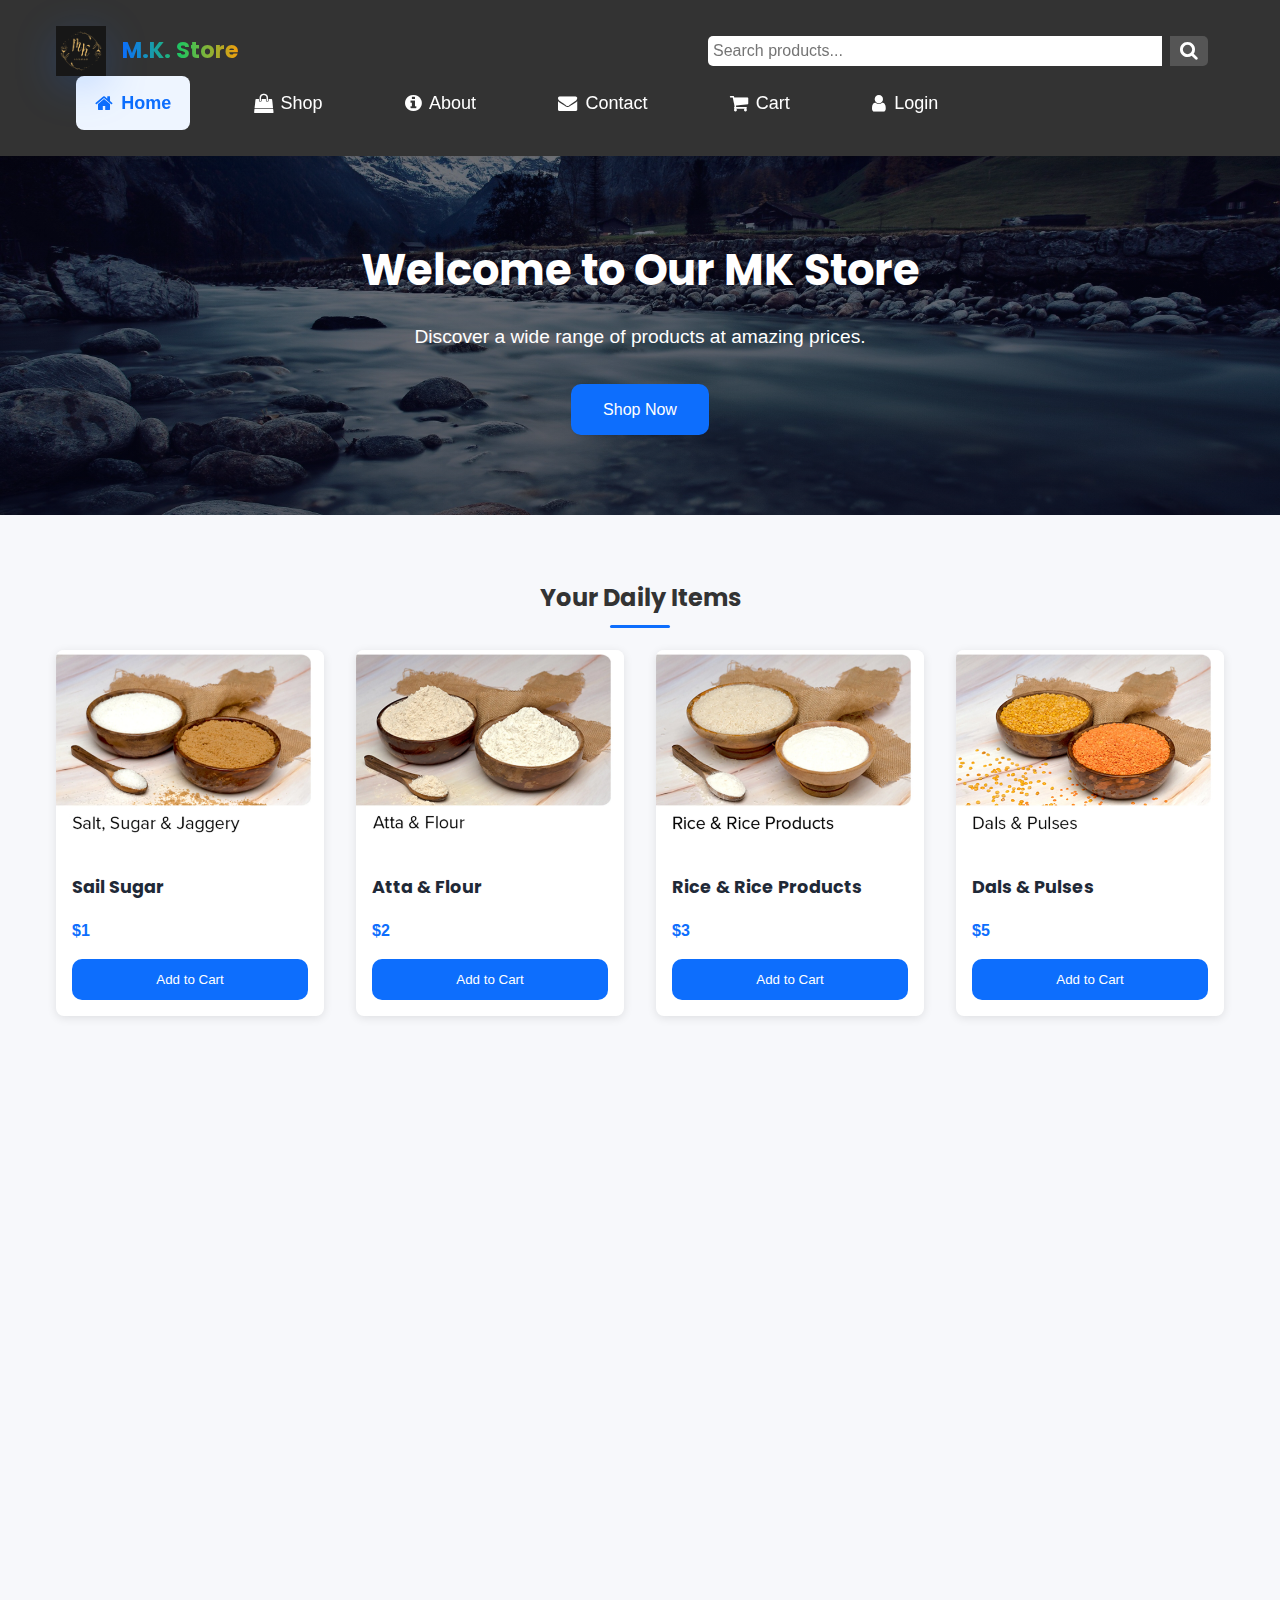
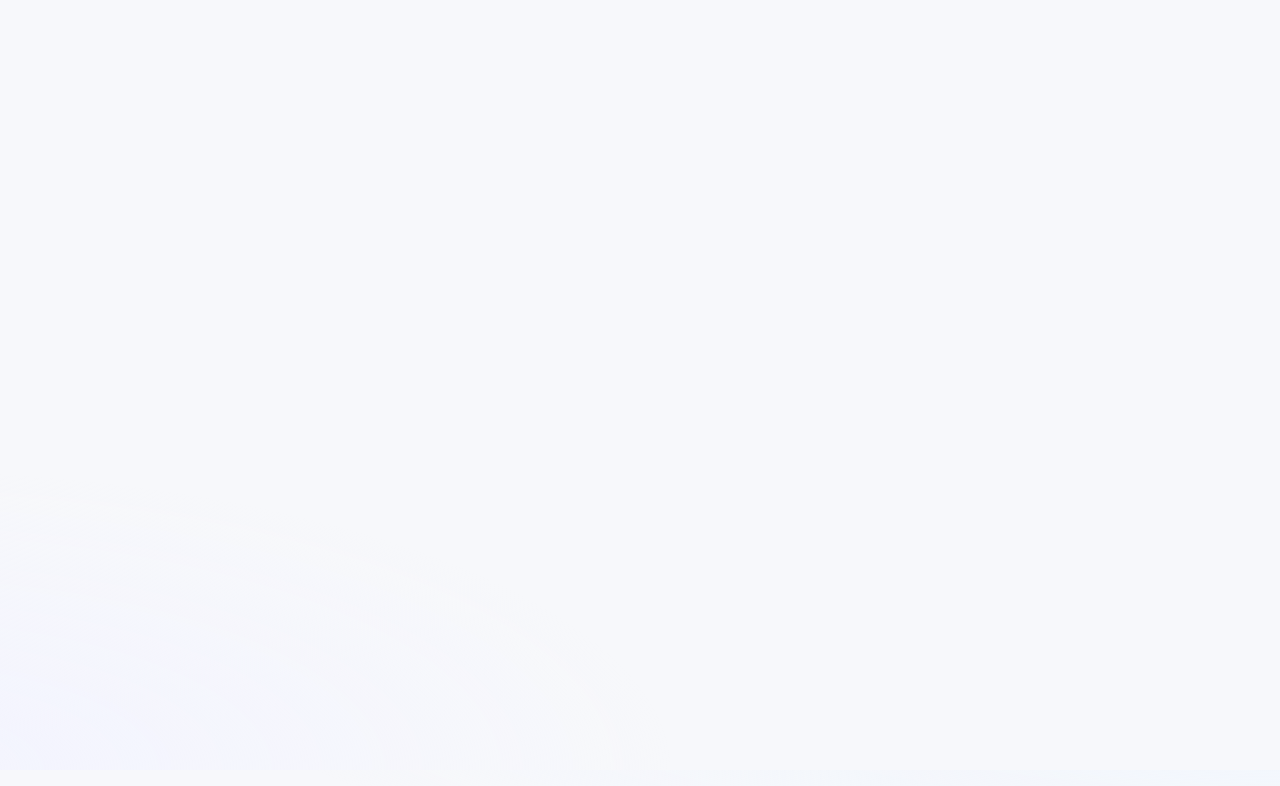
<file: index.html>
<!DOCTYPE html>
<html lang="en">
<head>
    <title>M.K. Store — Daily Essentials & Groceries</title>
    <meta charset="UTF-8" />
    <meta name="viewport" content="width=device-width, initial-scale=1">
    <meta name="description" content="Shop daily essentials, groceries, snacks, and more at M.K. Store. Quality products at great prices with a smooth shopping experience.">
    <link rel="preconnect" href="https://fonts.googleapis.com">
    <link rel="preconnect" href="https://fonts.gstatic.com" crossorigin>
    <link href="https://fonts.googleapis.com/css2?family=Inter:wght@400;500;600;700&family=Poppins:wght@400;600;700&display=swap" rel="stylesheet">
    <link rel="stylesheet" href="https://cdnjs.cloudflare.com/ajax/libs/font-awesome/4.7.0/css/font-awesome.min.css">
    <link rel="stylesheet" href="css/style.css">
    <link rel="stylesheet" href="css/cart.css">
    <link rel="stylesheet" href="css/login.css">
    <link rel="stylesheet" href="css/shop.css">
    <link rel="stylesheet" href="css/checkout.css">
</head>
<body>
    <header>
        <nav>
            <div class="logo">
                <img src="assests/M.K Store logo.png" alt="M.K. Store Logo">
                <h1>M.K. Store</h1>
            </div>
            <div class="search-bar">
                <input type="text" id="search-input" placeholder="Search products...">
                <button id="search-button"><i class="fa fa-search"></i></button>
            </div>
            <div class="menu-toggle">
                <i class="fa fa-bars"></i>
            </div>
            <ul class="nav-links">
                <li><a href="index.html" class="active"><i class="fa fa-home"></i> Home</a></li>
                <li><a href="shop.html"><i class="fa fa-shopping-bag"></i> Shop</a></li>
                <li><a href="about.html"><i class="fa fa-info-circle"></i> About</a></li>
                <li><a href="contact.html"><i class="fa fa-envelope"></i> Contact</a></li>
                <li><a href="cart.html"><i class="fa fa-shopping-cart"></i> Cart <span class="cart-count">0</span></a></li>
                <li><a href="login.html"><i class="fa fa-user"></i> Login</a></li>
            </ul>
        </nav>
    </header>

    <main>
        <section class="hero-1" data-animate="fade-up">
            <div class="hero-content">
                <h2>Welcome to Our MK Store</h2>
                <p>Discover a wide range of products at amazing prices.</p>
                <a href="shop.html" class="btn">Shop Now</a>
            </div>
        </section>

        <section class="featured-products" data-animate="fade-up">
            <h2>Your Daily Items</h2>
            <div class="product-grid">
                <!-- Product 1 -->
                <div class="product" data-animate="zoom-in">
                    <img src="assests/sail,suger&jaggery.webp" alt="Sail Sugar">
                    <h3>Sail Sugar</h3>
                    <span class="price">$1</span>
                    <button class="add-to-cart" 
                        data-product='{"name": "Sail Sugar", "price": 1, "image": "assests/sail,suger&jaggery.webp"}'>
                        Add to Cart
                    </button>
                </div>
                <!-- Product 2 -->
                <div class="product" data-animate="zoom-in">
                    <img src="assests/atta.webp" alt="Atta & Flour">
                    <h3>Atta & Flour</h3>
                    <span class="price">$2</span>
                    <button class="add-to-cart" 
                        data-product='{"name": "Atta & Flour", "price": 2, "image": "assests/atta.webp"}'>
                        Add to Cart
                    </button>
                </div>
                <!-- Product 3 -->
                <div class="product" data-animate="zoom-in">
                    <img src="assests/rice & rice product.webp" alt="Rice & Rice Products">
                    <h3>Rice & Rice Products</h3>
                    <span class="price">$3</span>
                    <button class="add-to-cart" 
                        data-product='{"name": "Rice & Rice Products", "price": 3, "image": "assests/rice & rice product.webp"}'>
                        Add to Cart
                    </button>
                </div>
                <!-- Product 4 -->
                <div class="product" data-animate="zoom-in">
                    <img src="assests/Dals & Pulses.webp" alt="Dals & Pulses">
                    <h3>Dals & Pulses</h3>
                    <span class="price">$5</span>
                    <button class="add-to-cart" 
                        data-product='{"name": "Dals & Pulses", "price": 5, "image": "assests/Dals & Pulses.webp"}'>
                        Add to Cart
                    </button>
                </div>
            </div>
        </section>

        <section class="featured-products" data-animate="fade-up">
            <h2>Snacks Store</h2>
            <div class="product-grid">
                <!-- Product 1 -->
                <div class="product" data-animate="zoom-in">
                    <img src="assests/Morning Starters.webp" alt="Morning Starters">
                    <h3>Morning Starters</h3>
                    <span class="price">$1</span>
                    <button class="add-to-cart" 
                        data-product='{"name": "Morning Starters", "price": 1, "image": "assests/Morning Starters.webp"}'>
                        Add to Cart
                    </button>
                </div>
                <!-- Product 2 -->
                <div class="product" data-animate="zoom-in">
                    <img src="assests/Chai Snacks.webp" alt="Chai Snacks">
                    <h3>Chai Snacks</h3>
                    <span class="price">$2</span>
                    <button class="add-to-cart" 
                        data-product='{"name": "Chai Snacks", "price": 2, "image": "assests/Chai Snacks.webp"}'>
                        Add to Cart
                    </button>
                </div>
                <!-- Product 3 -->
                <div class="product" data-animate="zoom-in">
                    <img src="assests/Sweets.webp" alt="Sweets">
                    <h3>Sweets</h3>
                    <span class="price">$3</span>
                    <button class="add-to-cart" 
                        data-product='{"name": "Sweets", "price": 3, "image": "assests/Sweets.webp"}'>
                        Add to Cart
                    </button>
                </div>
                <!-- Product 4 -->
                <div class="product" data-animate="zoom-in">
                    <img src="assests/Pasta & More.webp" alt="Pasta & More">
                    <h3>Pasta & More</h3>
                    <span class="price">$4</span>
                    <button class="add-to-cart" 
                        data-product='{"name": "Pasta & More", "price": 4, "image": "assests/Pasta & More.webp"}'>
                        Add to Cart
                    </button>
                </div>
            </div>
        </section>


        <section class="hero-child" data-animate="fade-up">
            <div class="hero-content">
                <h2>Special Offers</h2>
                <p>Check out our latest deals and discounts.</p>
                <a href="shop.html" class="btn">View Offers</a>
            </div>
        </section>
    </main>

    <footer data-animate="fade-up">
        <div class="footer-content">
            <div class="footer-section">
                <h3>About Us</h3>
                <p>M.K. Store is your one-stop shop for all your daily needs. We provide quality products at affordable prices.</p>
                <a href="about.html">Learn More</a>
            </div>
            <div class="footer-section">
                <h3>Quick Links</h3>
                <ul>
                    <li><a href="index.html">Home</a></li>
                    <li><a href="shop.html">Shop</a></li>
                    <li><a href="about.html">About</a></li>
                    <li><a href="contact.html">Contact</a></li>
                </ul>
            </div>
            <div class="footer-section">
                <h3>Contact Us</h3>
                <p>Email: info@mkstore.com</p>
                <p>Phone: +1 234 567 890</p>
                <p>Address: 123 Store Street, City, Country</p>
                <div class="socials">
                    <a href="#" aria-label="Instagram"><i class="fa fa-instagram"></i></a>
                    <a href="#" aria-label="Facebook"><i class="fa fa-facebook"></i></a>
                    <a href="#" aria-label="Twitter"><i class="fa fa-twitter"></i></a>
                </div>
            </div>
        </div>
        <div class="footer-bottom">
            <p>&copy; 2024 M.K. Store. All rights reserved.</p>
            <p>Built with love by Karan Kumawat</p>
        </div>
    </footer>

    <script src="js/script.js"></script>
    
</body>
</html>
</file>
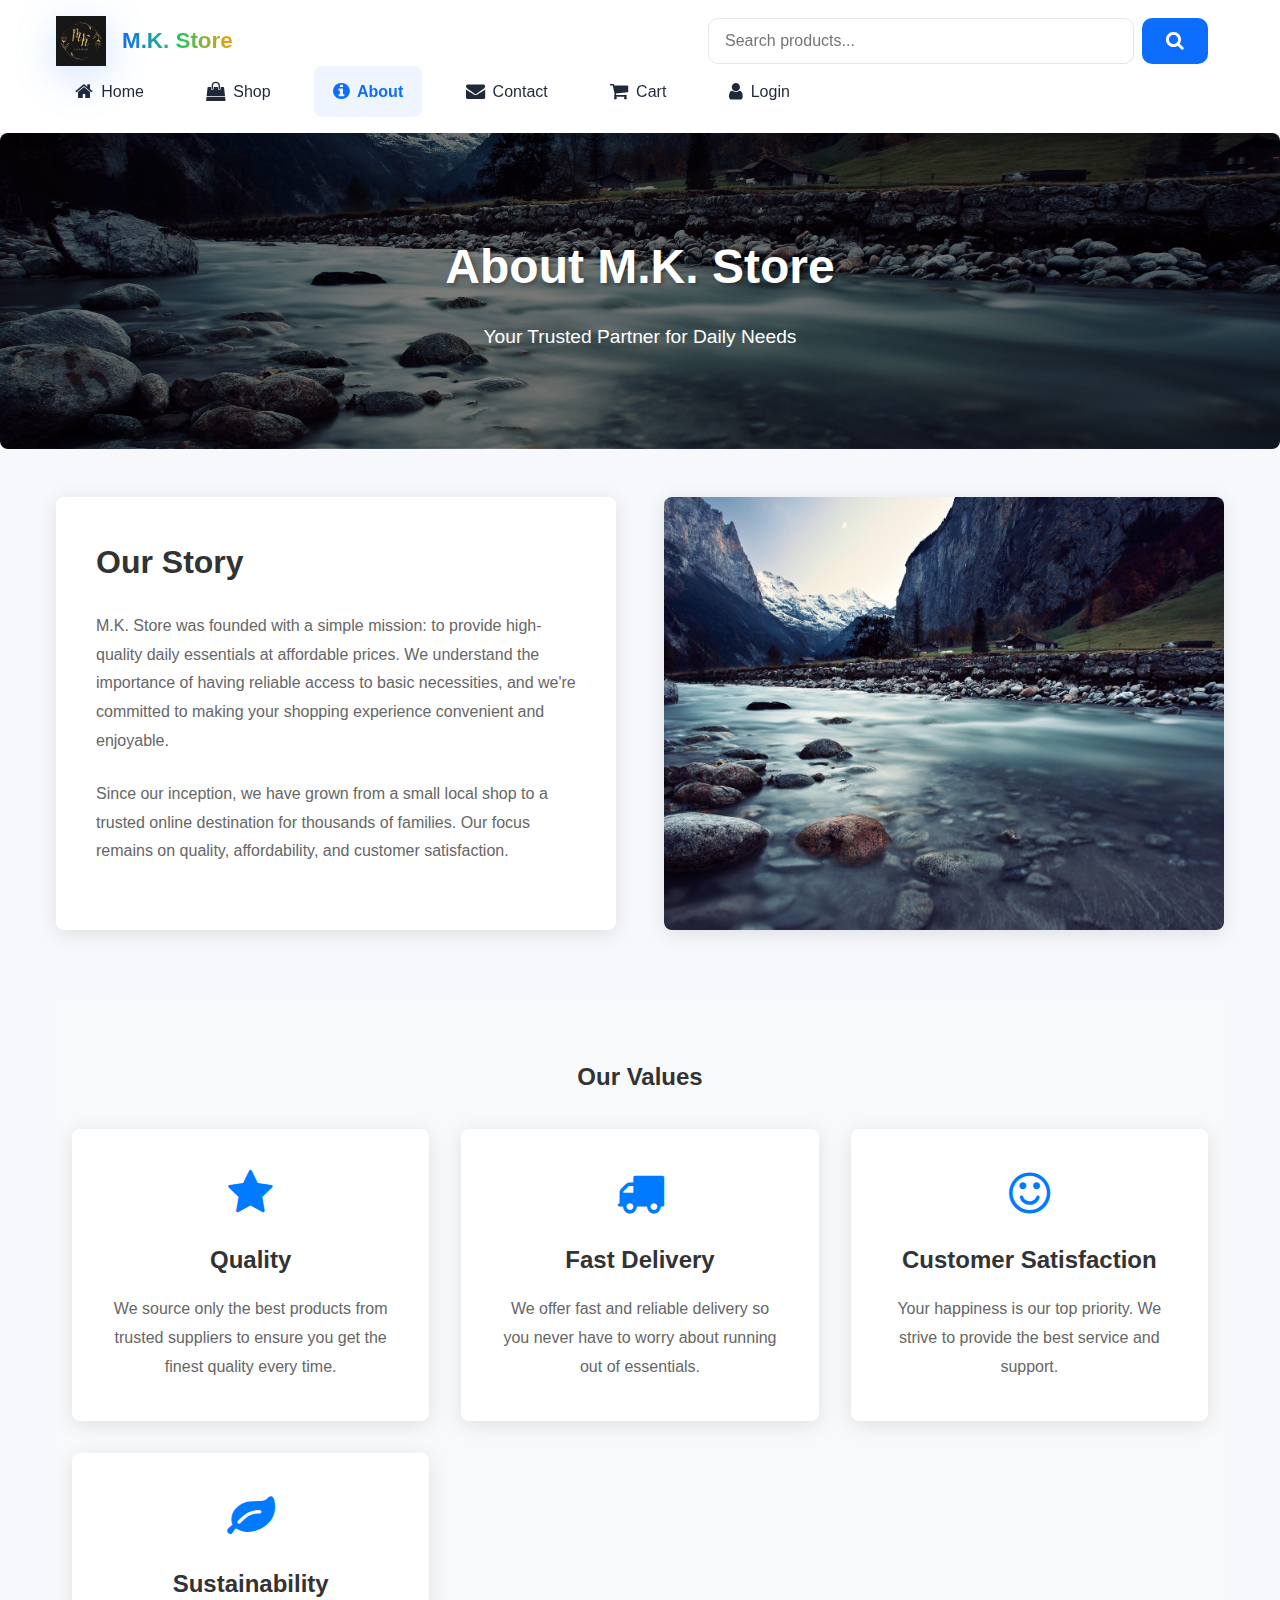
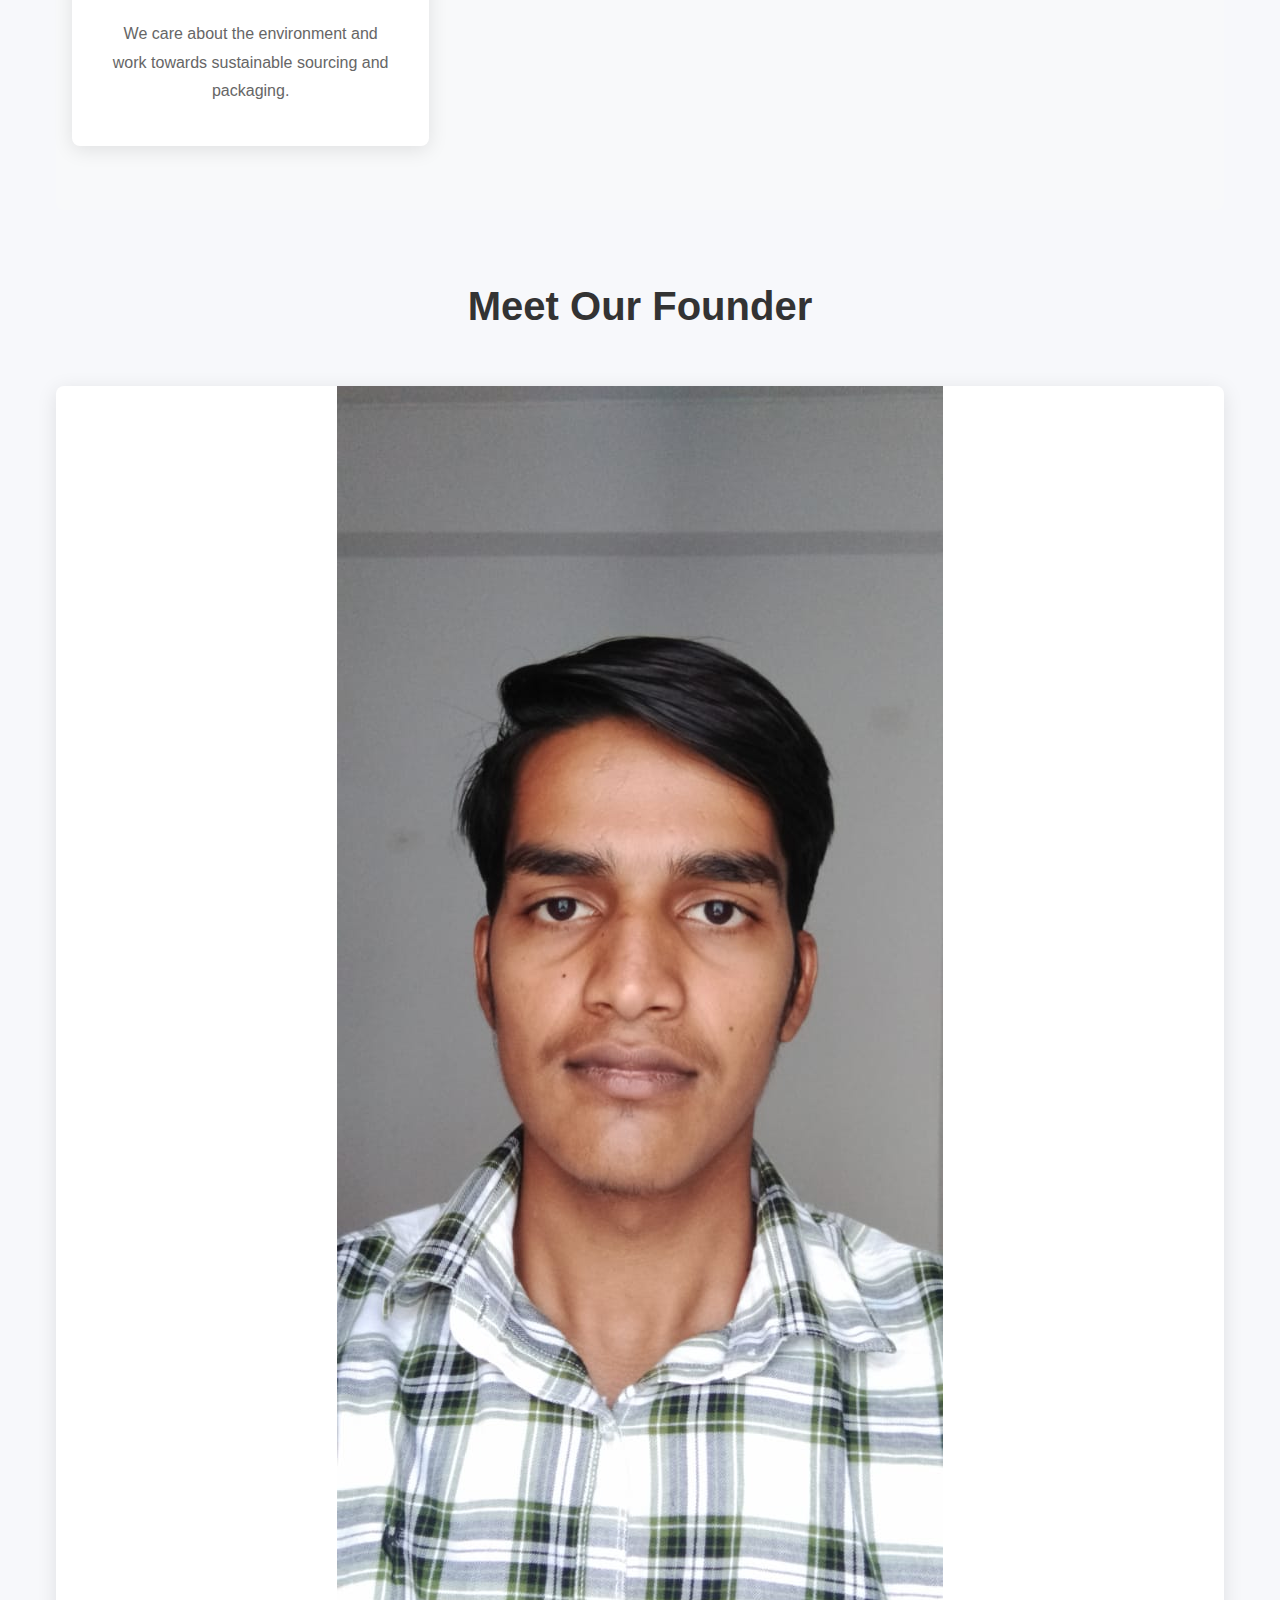
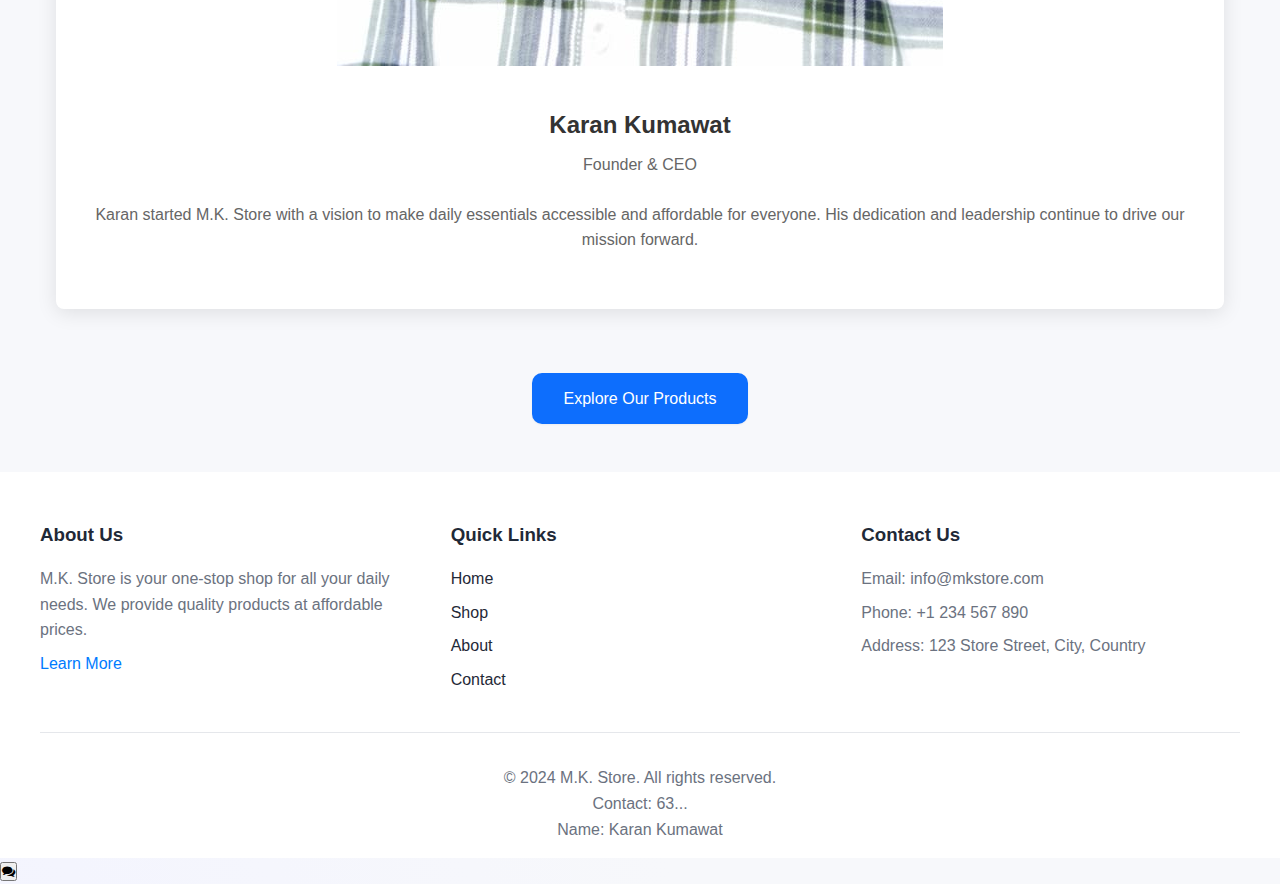
<file: about.html>
<!DOCTYPE html>
<html lang="en">
<head>
    <title>About Us - M.K. Store</title>
    <meta charset="UTF-8" />
    <meta name="viewport" content="width=device-width, initial-scale=1">
    <link rel="stylesheet" href="https://cdnjs.cloudflare.com/ajax/libs/font-awesome/4.7.0/css/font-awesome.min.css">
    <link rel="stylesheet" href="css/style.css">
    <link rel="stylesheet" href="css/about.css">
</head>
<body>
    <header>
        <nav>
            <div class="logo">
                <img src="assests/M.K Store logo.png" alt="M.K. Store Logo">
                <h1>M.K. Store</h1>
            </div>
            <div class="search-bar">
                <input type="text" id="search-input" placeholder="Search products...">
                <button id="search-button"><i class="fa fa-search"></i></button>
            </div>
            <div class="menu-toggle">
                <i class="fa fa-bars"></i>
            </div>
            <ul class="nav-links">
                <li><a href="index.html"><i class="fa fa-home"></i> Home</a></li>
                <li><a href="shop.html"><i class="fa fa-shopping-bag"></i> Shop</a></li>
                <li><a href="about.html" class="active"><i class="fa fa-info-circle"></i> About</a></li>
                <li><a href="contact.html"><i class="fa fa-envelope"></i> Contact</a></li>
                <li><a href="cart.html"><i class="fa fa-shopping-cart"></i> Cart <span class="cart-count"></span></a></li>
                <li><a href="login.html"><i class="fa fa-user"></i> Login</a></li>
            </ul>
        </nav>
    </header>

    <main>
        <section class="about-hero">
            <div class="hero-content">
                <h1>About M.K. Store</h1>
                <p>Your Trusted Partner for Daily Needs</p>
            </div>
        </section>

        <section class="about-container">
            <div class="about-content">
                <div class="about-text">
                    <h2>Our Story</h2>
                    <p>M.K. Store was founded with a simple mission: to provide high-quality daily essentials at affordable prices. We understand the importance of having reliable access to basic necessities, and we're committed to making your shopping experience convenient and enjoyable.</p>
                    <p>Since our inception, we have grown from a small local shop to a trusted online destination for thousands of families. Our focus remains on quality, affordability, and customer satisfaction.</p>
                </div>
                <div class="about-image">
                    <img src="assests/wallpaper.jpg" alt="M.K. Store Shopfront">
                </div>
            </div>

            <section class="values-section">
                <h2 style="text-align:center; margin-bottom:2rem; color:#333;">Our Values</h2>
                <div class="values-grid">
                    <div class="value-card">
                        <i class="fa fa-star"></i>
                        <h3>Quality</h3>
                        <p>We source only the best products from trusted suppliers to ensure you get the finest quality every time.</p>
                    </div>
                    <div class="value-card">
                        <i class="fa fa-truck"></i>
                        <h3>Fast Delivery</h3>
                        <p>We offer fast and reliable delivery so you never have to worry about running out of essentials.</p>
                    </div>
                    <div class="value-card">
                        <i class="fa fa-smile-o"></i>
                        <h3>Customer Satisfaction</h3>
                        <p>Your happiness is our top priority. We strive to provide the best service and support.</p>
                    </div>
                    <div class="value-card">
                        <i class="fa fa-leaf"></i>
                        <h3>Sustainability</h3>
                        <p>We care about the environment and work towards sustainable sourcing and packaging.</p>
                    </div>
                </div>
            </section>

            <section class="team-section">
                <h2>Meet Our Founder</h2>
                <div class="team-grid">
                    <div class="team-member">
                        <img src="assests/photo.jpg" alt="Karan Kumawat">
                        <div class="team-member-info">
                            <h3>Karan Kumawat</h3>
                            <p>Founder & CEO</p>
                            <p>Karan started M.K. Store with a vision to make daily essentials accessible and affordable for everyone. His dedication and leadership continue to drive our mission forward.</p>
                        </div>
                    </div>
                </div>
            </section>

            <div style="text-align:center; margin:3rem 0;">
                <a href="shop.html" class="btn">Explore Our Products</a>
            </div>
        </section>
    </main>

    <footer>
        <div class="footer-content">
            <div class="footer-section">
                <h3>About Us</h3>
                <p>M.K. Store is your one-stop shop for all your daily needs. We provide quality products at affordable prices.</p>
                <a href="about.html">Learn More</a>
            </div>
            <div class="footer-section">
                <h3>Quick Links</h3>
                <ul>
                    <li><a href="index.html">Home</a></li>
                    <li><a href="shop.html">Shop</a></li>
                    <li><a href="about.html">About</a></li>
                    <li><a href="contact.html">Contact</a></li>
                </ul>
            </div>
            <div class="footer-section">
                <h3>Contact Us</h3>
                <p>Email: info@mkstore.com</p>
                <p>Phone: +1 234 567 890</p>
                <p>Address: 123 Store Street, City, Country</p>
            </div>
        </div>
        <div class="footer-bottom">
            <p>&copy; 2024 M.K. Store. All rights reserved.</p>
            <p>Contact: 63...</p>
            <p>Name: Karan Kumawat</p>
        </div>
    </footer>

    <script src="js/script.js"></script>
    <script src="js/livehelp.js"></script>
</body>
</html>
</file>
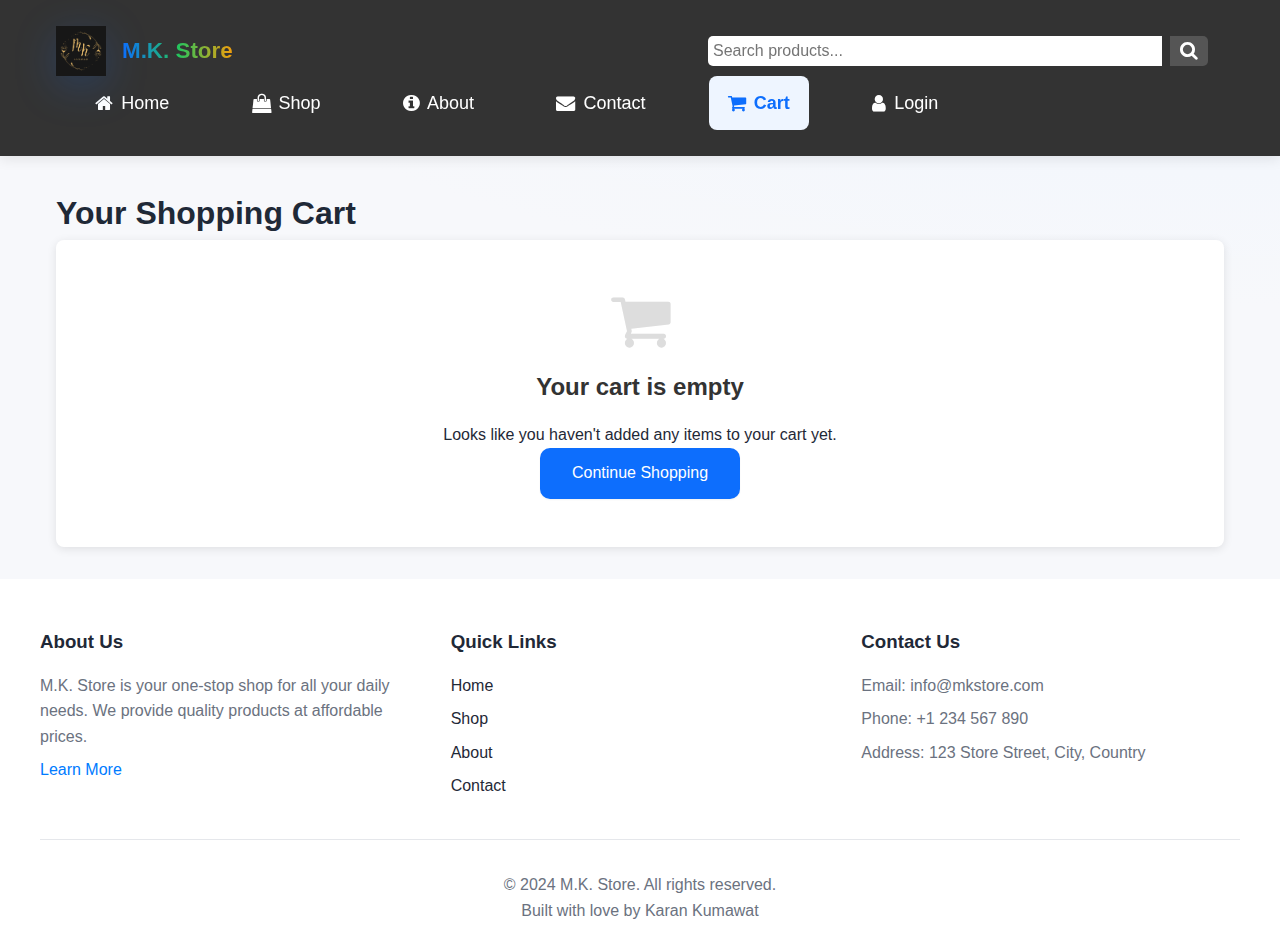
<file: cart.html>
<!DOCTYPE html>
<html lang="en">
<head>
    <title>Cart - M.K. Store</title>
    <meta charset="UTF-8" />
    <meta name="viewport" content="width=device-width, initial-scale=1">
    <link rel="stylesheet" href="https://cdnjs.cloudflare.com/ajax/libs/font-awesome/4.7.0/css/font-awesome.min.css">
    <link rel="stylesheet" href="css/style.css">
    <link rel="stylesheet" href="css/cart.css">
    <style>
        .cart-container {
            max-width: 1200px;
            margin: 2rem auto;
            padding: 0 1rem;
        }
        
        .cart-items {
            background: white;
            border-radius: 8px;
            box-shadow: 0 2px 10px rgba(0,0,0,0.1);
            padding: 1rem;
            margin-bottom: 2rem;
        }
        
        .cart-item {
            display: flex;
            align-items: center;
            padding: 1rem;
            border-bottom: 1px solid #eee;
        }
        
        .cart-item:last-child {
            border-bottom: none;
        }
        
        .cart-item img {
            width: 100px;
            height: 100px;
            object-fit: cover;
            margin-right: 1rem;
        }
        
        .cart-item-details {
            flex: 1;
        }
        
        .cart-item-title {
            font-size: 1.2rem;
            margin-bottom: 0.5rem;
        }
        
        .cart-item-price {
            color: #007bff;
            font-weight: bold;
        }
        
        .quantity-control {
            display: flex;
            align-items: center;
            margin: 0 1rem;
        }
        
        .quantity-btn {
            background: #f0f0f0;
            border: none;
            padding: 0.5rem;
            cursor: pointer;
            width: 30px;
            height: 30px;
            display: flex;
            align-items: center;
            justify-content: center;
            border-radius: 4px;
        }
        
        .quantity-input {
            width: 50px;
            text-align: center;
            margin: 0 0.5rem;
            padding: 0.5rem;
            border: 1px solid #ddd;
            border-radius: 4px;
        }
        
        .remove-item {
            color: #ff4444;
            cursor: pointer;
            font-size: 1.2rem;
        }
        
        .cart-summary {
            background: white;
            padding: 1.5rem;
            border-radius: 8px;
            box-shadow: 0 2px 10px rgba(0,0,0,0.1);
        }
        
        .summary-row {
            display: flex;
            justify-content: space-between;
            margin-bottom: 1rem;
        }
        
        .total-row {
            font-size: 1.2rem;
            font-weight: bold;
            border-top: 1px solid #eee;
            padding-top: 1rem;
            margin-top: 1rem;
        }
        
        .checkout-btn {
            width: 100%;
            padding: 1rem;
            background: #007bff;
            color: white;
            border: none;
            border-radius: 5px;
            font-size: 1.1rem;
            cursor: pointer;
            margin-top: 1rem;
        }
        
        .checkout-btn:hover {
            background: #0056b3;
        }
        
        .empty-cart {
            text-align: center;
            padding: 3rem;
        }
        
        .empty-cart i {
            font-size: 4rem;
            color: #ddd;
            margin-bottom: 1rem;
        }
    </style>
</head>
<body>
    <header>
        <nav>
            <div class="logo">
                <img src="assests/M.K Store logo.png" alt="M.K. Store Logo">
                <h1>M.K. Store</h1>
            </div>
            <div class="search-bar">
                <input type="text" id="search-input" placeholder="Search products...">
                <button id="search-button"><i class="fa fa-search"></i></button>
            </div>
            <div class="menu-toggle">
                <i class="fa fa-bars"></i>
            </div>
            <ul class="nav-links">
                <li><a href="index.html"><i class="fa fa-home"></i> Home</a></li>
                <li><a href="shop.html"><i class="fa fa-shopping-bag"></i> Shop</a></li>
                <li><a href="about.html"><i class="fa fa-info-circle"></i> About</a></li>
                <li><a href="contact.html"><i class="fa fa-envelope"></i> Contact</a></li>
                <li><a href="cart.html" class="active"><i class="fa fa-shopping-cart"></i> Cart <span class="cart-count"></span></a></li>
                <li><a href="login.html"><i class="fa fa-user"></i> Login</a></li>
            </ul>
        </nav>
    </header>

    <main>
        <div class="cart-container">
            <h1>Your Shopping Cart</h1>
            
            <div class="cart-content">
                <div class="cart-items">
                    <!-- Cart items will be dynamically added here -->
                </div>

                <div class="cart-summary">
                    <h2>Order Summary</h2>
                    <div class="summary-item">
                        <span>Subtotal</span>
                        <span class="subtotal">$0.00</span>
                    </div>
                    <div class="summary-item">
                        <span>Shipping</span>
                        <span class="shipping">$0.00</span>
                    </div>
                    <div class="summary-item total">
                        <span>Total</span>
                        <span class="total-amount">$0.00</span>
                    </div>
                    <button class="checkout-btn">Proceed to Checkout</button>
                </div>
            </div>

            <div class="empty-cart">
                <i class="fa fa-shopping-cart"></i>
                <h2>Your cart is empty</h2>
                <p>Looks like you haven't added any items to your cart yet.</p>
                <a href="shop.html" class="btn">Continue Shopping</a>
            </div>
        </div>
    </main>

    <footer>
        <div class="footer-content">
            <div class="footer-section">
                <h3>About Us</h3>
                <p>M.K. Store is your one-stop shop for all your daily needs. We provide quality products at affordable prices.</p>
                <a href="about.html">Learn More</a>
            </div>
            <div class="footer-section">
                <h3>Quick Links</h3>
                <ul>
                    <li><a href="index.html">Home</a></li>
                    <li><a href="shop.html">Shop</a></li>
                    <li><a href="about.html">About</a></li>
                    <li><a href="contact.html">Contact</a></li>
                </ul>
            </div>
            <div class="footer-section">
                <h3>Contact Us</h3>
                <p>Email: info@mkstore.com</p>
                <p>Phone: +1 234 567 890</p>
                <p>Address: 123 Store Street, City, Country</p>
            </div>
        </div>
        <div class="footer-bottom">
            <p>&copy; 2024 M.K. Store. All rights reserved.</p>
            <p>Built with love by Karan Kumawat</p>
        </div>
    </footer>

    <script src="js/script.js"></script>
    <script src="js/cart.js"></script>
    
</body>
</html>
</file>
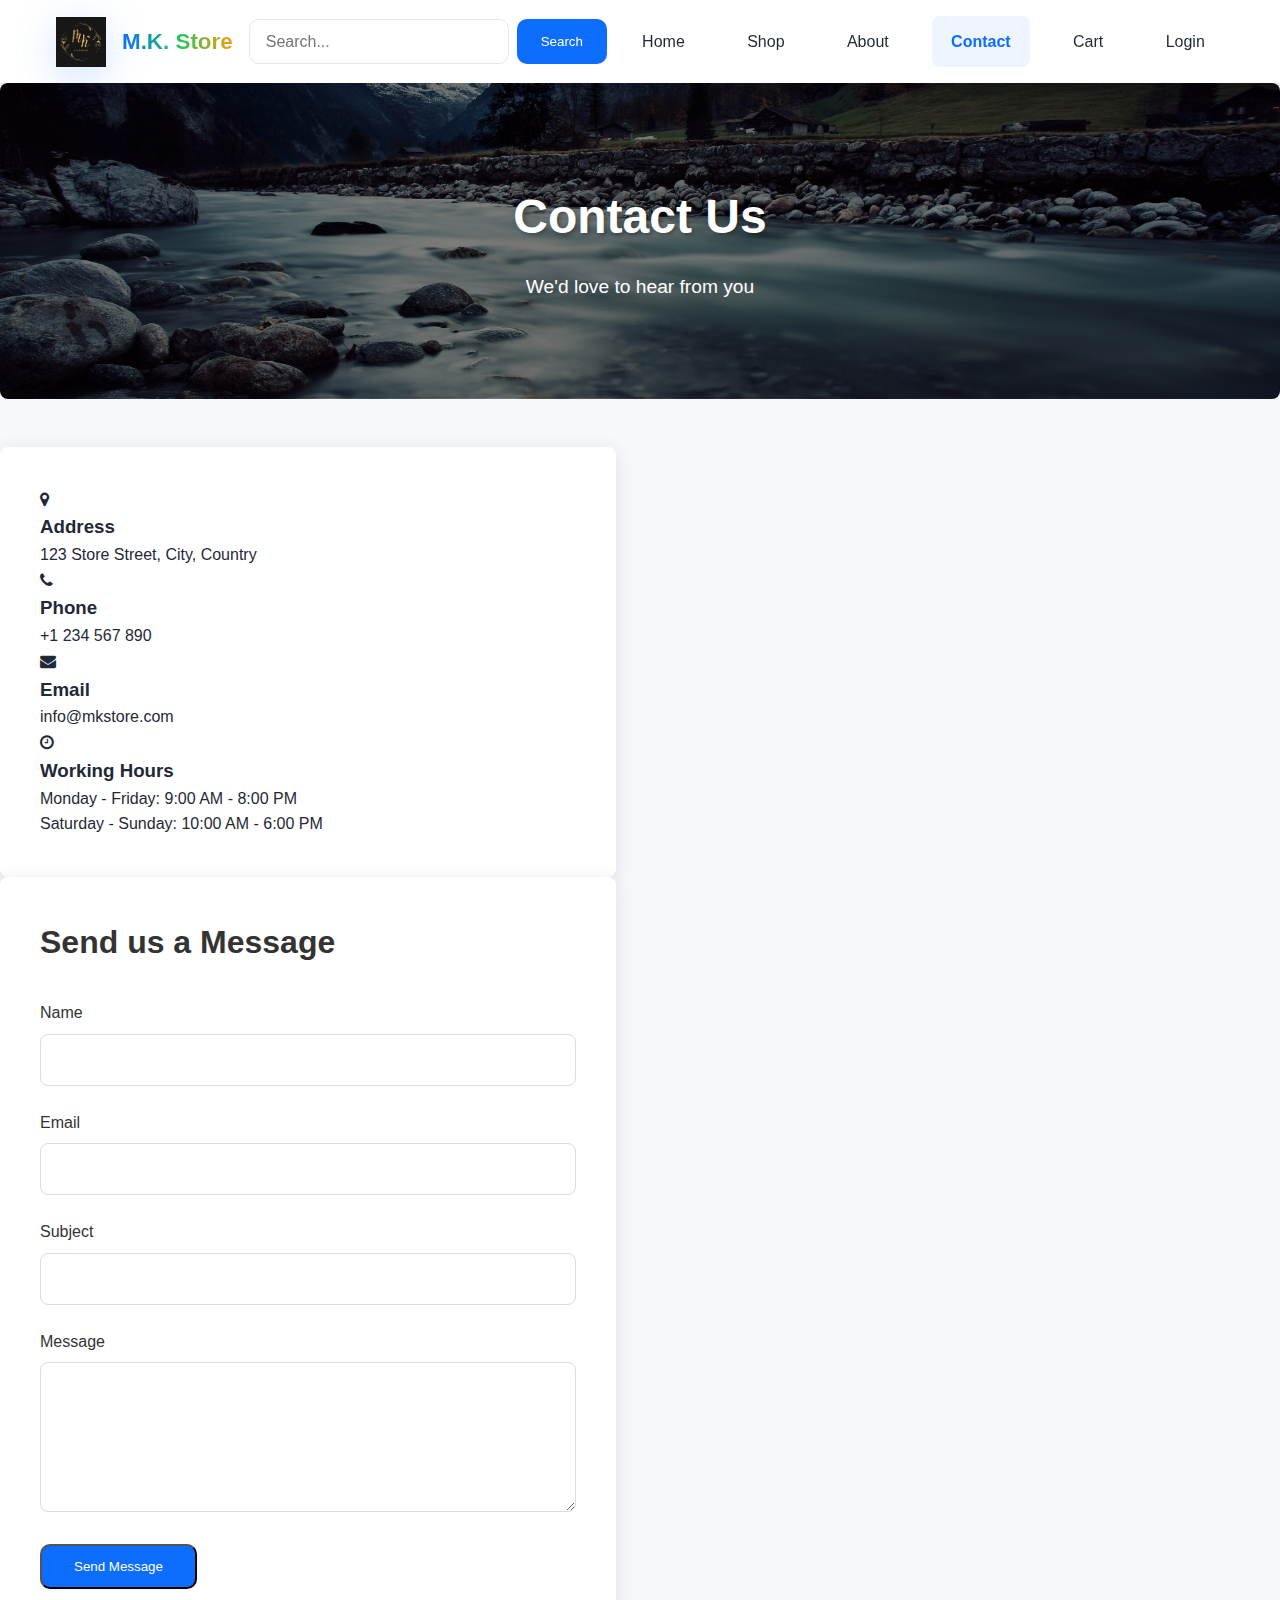
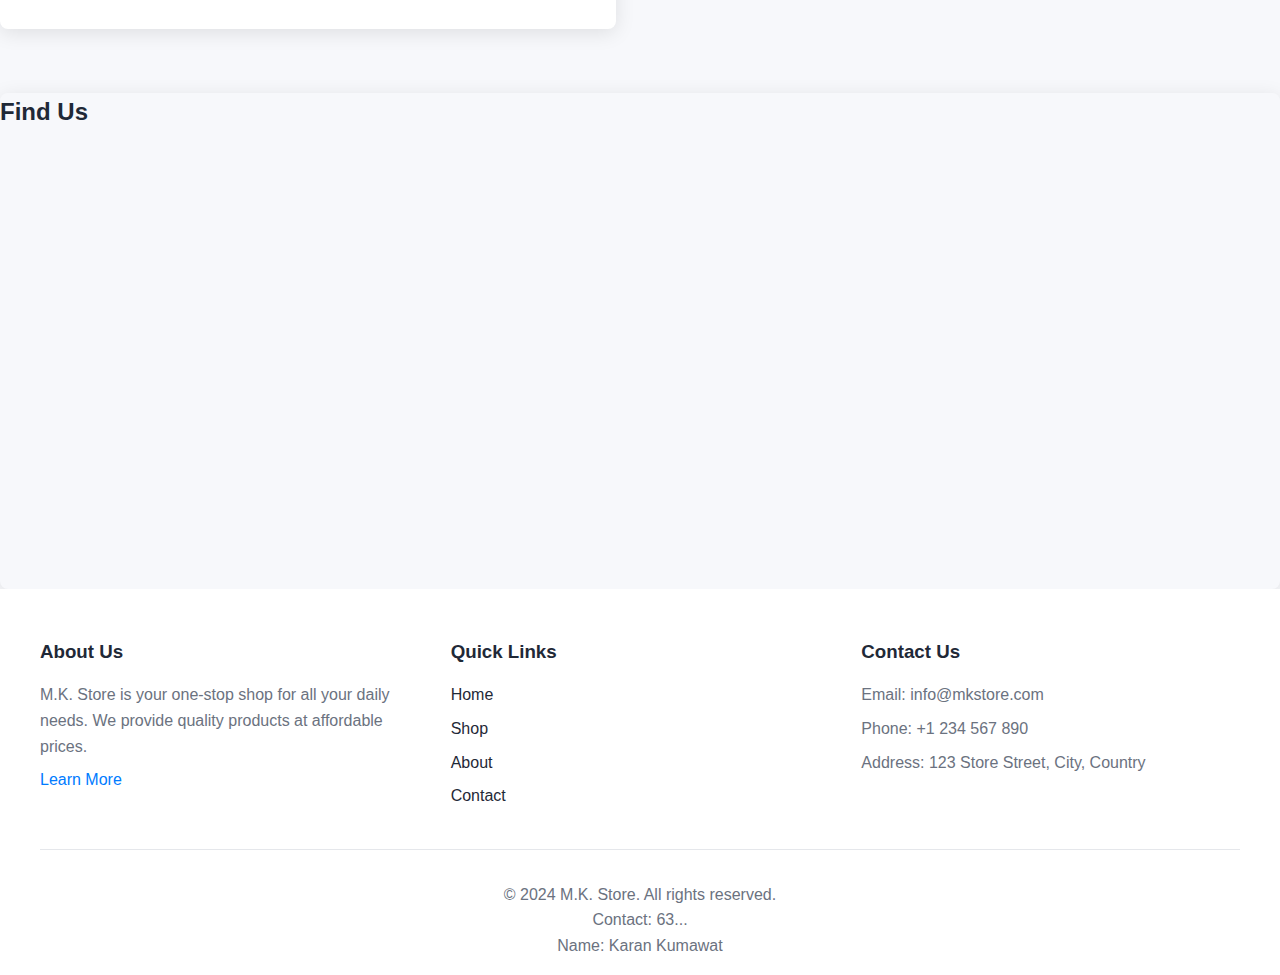
<file: contact.html>
<!DOCTYPE html>
<html lang="en">
<head>
    <title>Contact Us - M.K. Store</title>
    <meta charset="UTF-8" />
    <meta name="viewport" content="width=device-width, initial-scale=1">
    <link rel="stylesheet" href="https://cdnjs.cloudflare.com/ajax/libs/font-awesome/4.7.0/css/font-awesome.min.css">
    <link rel="stylesheet" href="css/style.css">
    <link rel="stylesheet" href="css/contact.css">
</head>
<body>
    <header>
        <nav>
            <div class="logo">
                <img src="assests/M.K Store logo.png" alt="M.K. Store Logo">
                <h1>M.K. Store</h1>
            </div>
            <div class="search-bar">
                <input type="text" id="search-input" placeholder="Search...">
                <button id="search-button">Search</button>
            </div>
            <div class="menu-toggle">
                <i class="fa fa-bars"></i>
            </div>
            <ul class="nav-links">
                <li><a href="index.html">Home</a></li>
                <li><a href="shop.html">Shop</a></li>
                <li><a href="about.html">About</a></li>
                <li><a href="contact.html" class="active">Contact</a></li>
                <li><a href="cart.html">Cart <span class="cart-count"></span></a></li>
                <li><a href="login.html">Login</a></li>
            </ul>
        </nav>
    </header>

    <main>
        <section class="contact-hero">
            <div class="hero-content">
                <h1>Contact Us</h1>
                <p>We'd love to hear from you</p>
            </div>
        </section>

        <section class="contact-content">
            <div class="container">
                <div class="contact-info">
                    <div class="info-card">
                        <i class="fa fa-map-marker"></i>
                        <h3>Address</h3>
                        <p>123 Store Street, City, Country</p>
                    </div>
                    <div class="info-card">
                        <i class="fa fa-phone"></i>
                        <h3>Phone</h3>
                        <p>+1 234 567 890</p>
                    </div>
                    <div class="info-card">
                        <i class="fa fa-envelope"></i>
                        <h3>Email</h3>
                        <p>info@mkstore.com</p>
                    </div>
                    <div class="info-card">
                        <i class="fa fa-clock-o"></i>
                        <h3>Working Hours</h3>
                        <p>Monday - Friday: 9:00 AM - 8:00 PM</p>
                        <p>Saturday - Sunday: 10:00 AM - 6:00 PM</p>
                    </div>
                </div>

                <div class="contact-form">
                    <h2>Send us a Message</h2>
                    <form id="contactForm">
                        <div class="form-group">
                            <label for="name">Name</label>
                            <input type="text" id="name" name="name" required>
                        </div>
                        <div class="form-group">
                            <label for="email">Email</label>
                            <input type="email" id="email" name="email" required>
                        </div>
                        <div class="form-group">
                            <label for="subject">Subject</label>
                            <input type="text" id="subject" name="subject" required>
                        </div>
                        <div class="form-group">
                            <label for="message">Message</label>
                            <textarea id="message" name="message" required></textarea>
                        </div>
                        <button type="submit" class="btn">Send Message</button>
                    </form>
                </div>
            </div>
        </section>

        <section class="map-section">
            <div class="container">
                <h2>Find Us</h2>
                <div class="map">
                    <iframe src="https://www.google.com/maps/embed?pb=!1m18!1m12!1m3!1d3022.215018125037!2d-73.987844924164!3d40.757985971389!2m3!1f0!2f0!3f0!3m2!1i1024!2i768!4f13.1!3m3!1m2!1s0x89c25855c6480299%3A0x55194ec5a1ae072e!2sTimes%20Square!5e0!3m2!1sen!2sus!4v1700000000000!5m2!1sen!2sus" width="100%" height="450" style="border:0;" allowfullscreen="" loading="lazy"></iframe>
                </div>
            </div>
        </section>
    </main>

    <footer>
        <div class="footer-content">
            <div class="footer-section">
                <h3>About Us</h3>
                <p>M.K. Store is your one-stop shop for all your daily needs. We provide quality products at affordable prices.</p>
                <a href="about.html">Learn More</a>
            </div>
            <div class="footer-section">
                <h3>Quick Links</h3>
                <ul>
                    <li><a href="index.html">Home</a></li>
                    <li><a href="shop.html">Shop</a></li>
                    <li><a href="about.html">About</a></li>
                    <li><a href="contact.html">Contact</a></li>
                </ul>
            </div>
            <div class="footer-section">
                <h3>Contact Us</h3>
                <p>Email: info@mkstore.com</p>
                <p>Phone: +1 234 567 890</p>
                <p>Address: 123 Store Street, City, Country</p>
            </div>
        </div>
        <div class="footer-bottom">
            <p>&copy; 2024 M.K. Store. All rights reserved.</p>
            <p>Contact: 63...</p>
            <p>Name: Karan Kumawat</p>
        </div>
    </footer>

    <script src="js/script.js"></script>
</body>
</html>
</file>
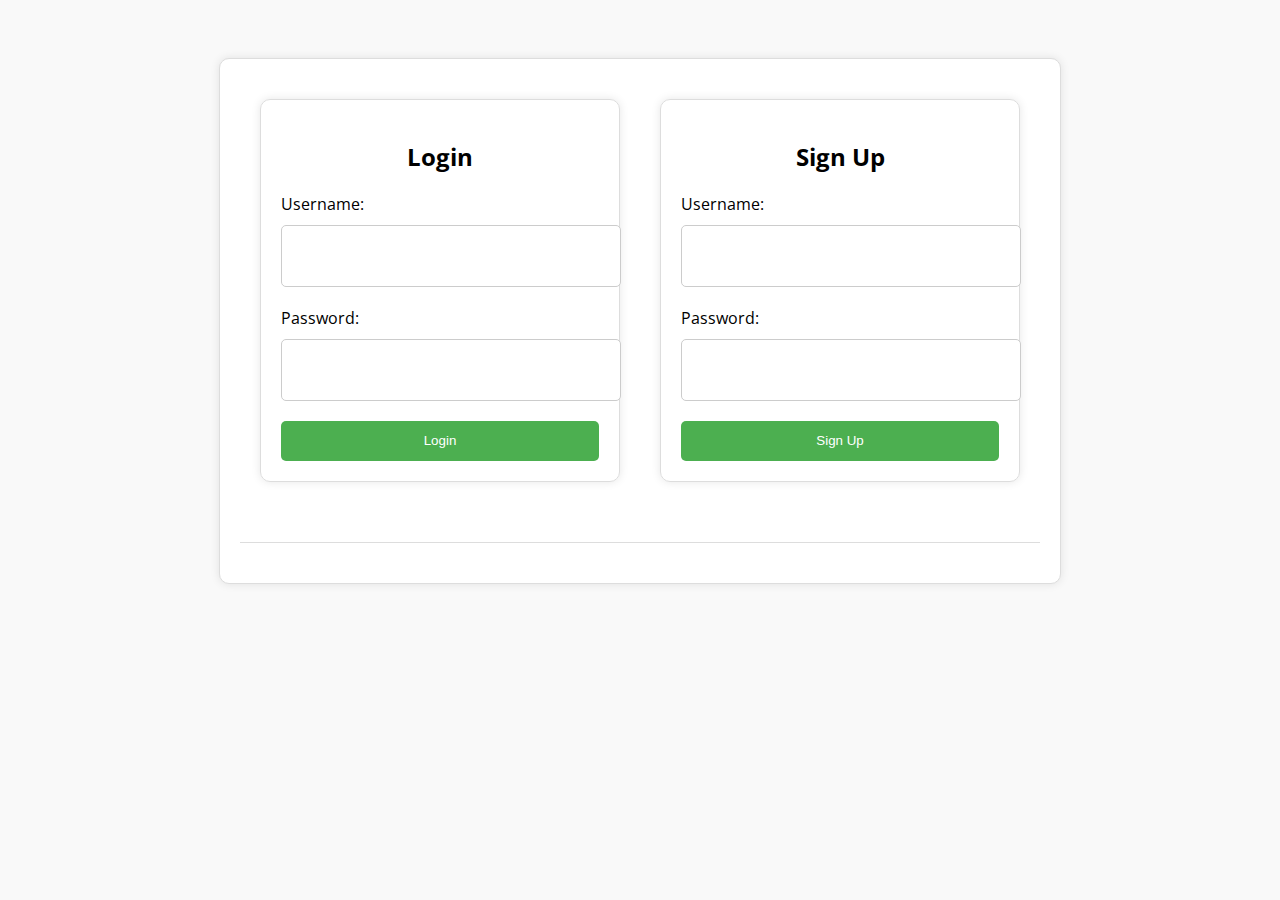
<file: login.html>
<!DOCTYPE html>
<html lang="en">
<head>
    <meta charset="UTF-8">
    <meta name="viewport" content="width=device-width, initial-scale=1.0">
    <meta name="google-signin-client_id" content="YOUR_ACTUAL_CLIENT_ID.apps.googleusercontent.com">
    <title>Login and Sign Up</title>
    <link rel="stylesheet" href="css/loginstyle.css">
    <link rel="stylesheet" href="https://fonts.googleapis.com/css?family=Open+Sans:300,400,600,700&display=swap">
</head>
<body>
    <main>
        <section class="login-section">
            <div class="container">
                <div class="row">
                    <div class="col-md-6">
                        <form id="login-form" class="login-form">
                            <h2>Login</h2>
                            <div class="form-group">
                                <label for="username">Username:</label>
                                <input type="text" id="username" name="username" required>
                            </div>
                            <div class="form-group">
                                <label for="password">Password:</label>
                                <input type="password" id="password" name="password" required>
                            </div>
                            <button type="button" onclick="submitLoginForm()">Login</button>
                        </form>
                    </div>
                    <div class="col-md-6">
                        <form id="signup-form" class="signup-form">
                            <h2>Sign Up</h2>
                            <div class="form-group">
                                <label for="newUsername">Username:</label>
                                <input type="text" id="newUsername" name="newUsername" required>
                            </div>
                            <div class="form-group">
                                <label for="newPassword">Password:</label>
                                <input type="password" id="newPassword" name="newPassword" required>
                            </div>
                            <button type="button" onclick="submitSignupForm()">Sign Up</button>
                        </form>
                    </div>
                </div>
                <div class="separator"></div>
                
                <div class="g-signin2" data-onsuccess="onSignIn"></div>
            </div>
        </section>
    </main>

    <script src="https://apis.google.com/js/platform.js" async defer></script>
    <script src="js/loginjs.js"></script>
</body>
</html>
</file>
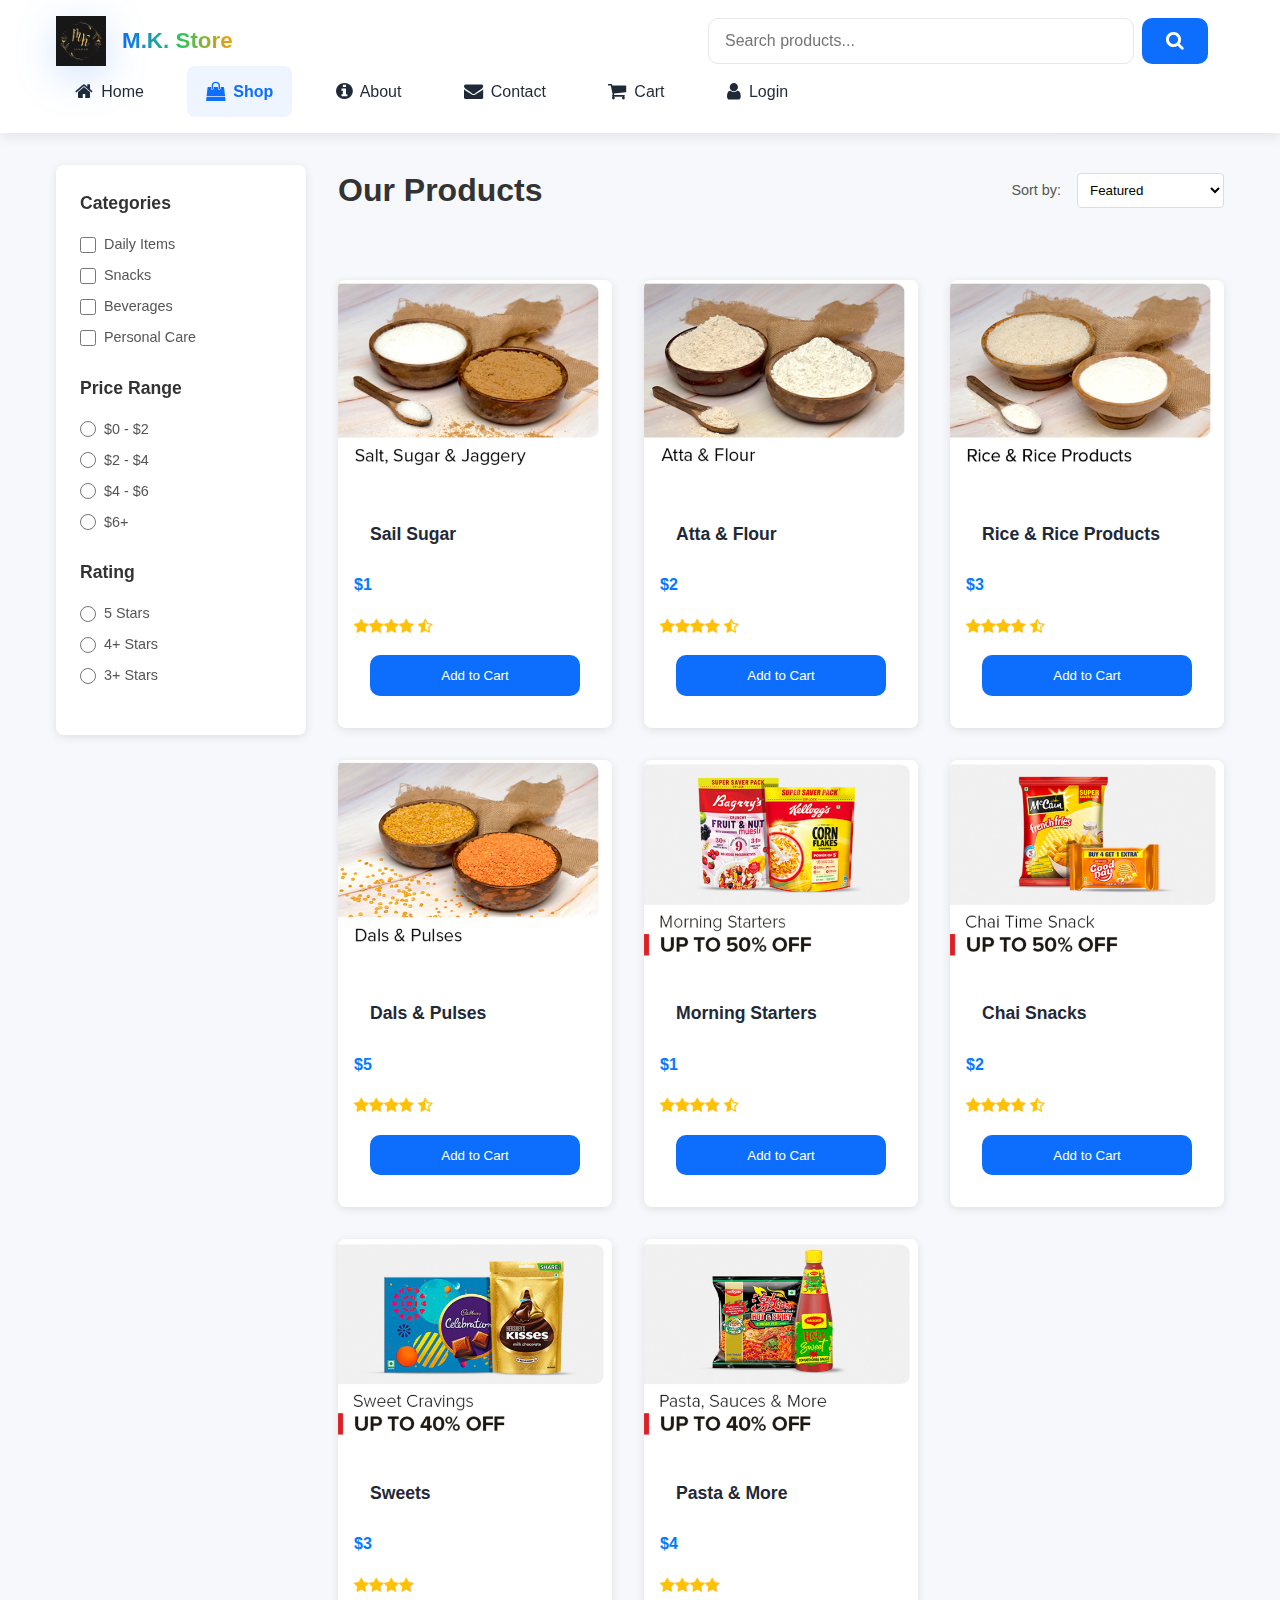
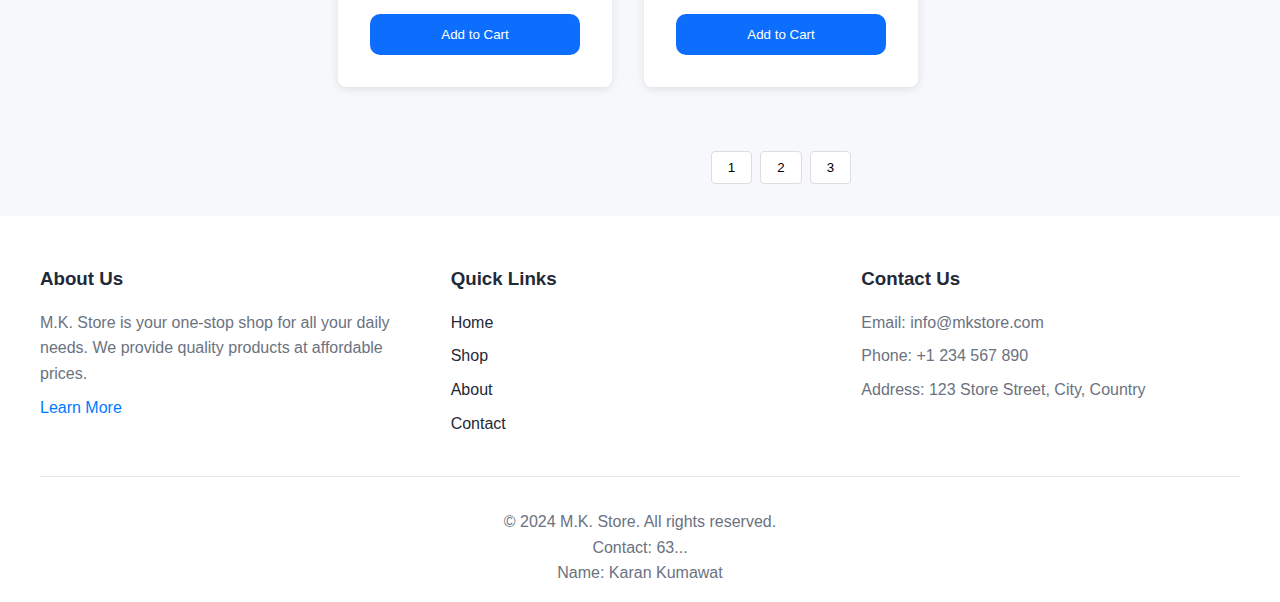
<file: shop.html>
<!DOCTYPE html>
<html lang="en">
<head>
    <title>Shop - M.K. Store</title>
    <meta charset="UTF-8" />
    <meta name="viewport" content="width=device-width, initial-scale=1">
    <link rel="stylesheet" href="https://cdnjs.cloudflare.com/ajax/libs/font-awesome/4.7.0/css/font-awesome.min.css">
    <link rel="stylesheet" href="css/style.css">
    <link rel="stylesheet" href="css/shop.css">
</head>
<body>
    <header>
        <nav>
            <div class="logo">
                <img src="assests/M.K Store logo.png" alt="M.K. Store Logo">
                <h1>M.K. Store</h1>
            </div>
            <div class="search-bar">
                <input type="text" id="search-input" placeholder="Search products...">
                <button id="search-button"><i class="fa fa-search"></i></button>
            </div>
            <div class="menu-toggle">
                <i class="fa fa-bars"></i>
            </div>
            <ul class="nav-links">
                <li><a href="index.html"><i class="fa fa-home"></i> Home</a></li>
                <li><a href="shop.html" class="active"><i class="fa fa-shopping-bag"></i> Shop</a></li>
                <li><a href="about.html"><i class="fa fa-info-circle"></i> About</a></li>
                <li><a href="contact.html"><i class="fa fa-envelope"></i> Contact</a></li>
                <li><a href="cart.html"><i class="fa fa-shopping-cart"></i> Cart <span class="cart-count"></span></a></li>
                <li><a href="login.html"><i class="fa fa-user"></i> Login</a></li>
            </ul>
        </nav>
    </header>

    <main>
        <div class="shop-container">
            <button class="filter-toggle">
                <i class="fa fa-filter"></i> Filters
            </button>
            
            <aside class="filters">
                <div class="close-filters">
                    <i class="fa fa-times"></i>
                </div>
                <div class="filter-section">
                    <h3>Categories</h3>
                    <div class="filter-options">
                        <div class="filter-option">
                            <input type="checkbox" id="category1" name="category" value="daily-items">
                            <label for="category1">Daily Items</label>
                        </div>
                        <div class="filter-option">
                            <input type="checkbox" id="category2" name="category" value="snacks">
                            <label for="category2">Snacks</label>
                        </div>
                        <div class="filter-option">
                            <input type="checkbox" id="category3" name="category" value="beverages">
                            <label for="category3">Beverages</label>
                        </div>
                        <div class="filter-option">
                            <input type="checkbox" id="category4" name="category" value="personal-care">
                            <label for="category4">Personal Care</label>
                        </div>
                    </div>
                </div>

                <div class="filter-section">
                    <h3>Price Range</h3>
                    <div class="filter-options">
                        <div class="filter-option">
                            <input type="radio" id="price1" name="price" value="0-2">
                            <label for="price1">$0 - $2</label>
                        </div>
                        <div class="filter-option">
                            <input type="radio" id="price2" name="price" value="2-4">
                            <label for="price2">$2 - $4</label>
                        </div>
                        <div class="filter-option">
                            <input type="radio" id="price3" name="price" value="4-6">
                            <label for="price3">$4 - $6</label>
                        </div>
                        <div class="filter-option">
                            <input type="radio" id="price4" name="price" value="6+">
                            <label for="price4">$6+</label>
                        </div>
                    </div>
                </div>

                <div class="filter-section">
                    <h3>Rating</h3>
                    <div class="filter-options">
                        <div class="filter-option">
                            <input type="radio" id="rating1" name="rating" value="5">
                            <label for="rating1">5 Stars</label>
                        </div>
                        <div class="filter-option">
                            <input type="radio" id="rating2" name="rating" value="4+">
                            <label for="rating2">4+ Stars</label>
                        </div>
                        <div class="filter-option">
                            <input type="radio" id="rating3" name="rating" value="3+">
                            <label for="rating3">3+ Stars</label>
                        </div>
                    </div>
                </div>
            </aside>

            <div class="shop-content">
                <div class="shop-header">
                    <h1>Our Products</h1>
                    <div class="sort-options">
                        <label for="sort">Sort by:</label>
                        <select id="sort">
                            <option value="featured">Featured</option>
                            <option value="price-low">Price: Low to High</option>
                            <option value="price-high">Price: High to Low</option>
                            <option value="rating">Rating</option>
                        </select>
                    </div>
                </div>

                <div class="product-grid">
                    <!-- Products will be dynamically added here -->
                </div>

                <div class="pagination">
                    <button class="page-btn" data-page="1">1</button>
                    <button class="page-btn" data-page="2">2</button>
                    <button class="page-btn" data-page="3">3</button>
                </div>
            </div>
        </div>
    </main>

    <footer>
        <div class="footer-content">
            <div class="footer-section">
                <h3>About Us</h3>
                <p>M.K. Store is your one-stop shop for all your daily needs. We provide quality products at affordable prices.</p>
                <a href="about.html">Learn More</a>
            </div>
            <div class="footer-section">
                <h3>Quick Links</h3>
                <ul>
                    <li><a href="index.html">Home</a></li>
                    <li><a href="shop.html">Shop</a></li>
                    <li><a href="about.html">About</a></li>
                    <li><a href="contact.html">Contact</a></li>
                </ul>
            </div>
            <div class="footer-section">
                <h3>Contact Us</h3>
                <p>Email: info@mkstore.com</p>
                <p>Phone: +1 234 567 890</p>
                <p>Address: 123 Store Street, City, Country</p>
            </div>
        </div>
        <div class="footer-bottom">
            <p>&copy; 2024 M.K. Store. All rights reserved.</p>
            <p>Contact: 63...</p>
            <p>Name: Karan Kumawat</p>
        </div>
    </footer>

    <script src="js/script.js"></script>
    <script src="js/shop.js"></script>
</body>
</html>
</file>
<file: css/cart.css>
* {
    margin: 0;
    padding: 0;
    box-sizing: border-box;
  }
  
  body {
    font-family: Arial, sans-serif;
  }
  
  /* Header and navigation styling */
  header {
    background-color: #333;
    color: #fff;
    padding: 10px 20px;
  }
  
  nav {
    display: flex;
    align-items: center;
    justify-content: space-between;
  }
  
  .logo h1 {
    margin: 0;
  }
  
  .search-bar {
    display: flex;
  }
  
  .search-bar input {
    padding: 5px;
    border: none;
    border-radius: 5px 0 0 5px;
  }
  
  .search-bar button {
    padding: 5px 10px;
    border: none;
    border-radius: 0 5px 5px 0;
    background-color: #555;
    color: #fff;
  }
  
  .menu-toggle {
    display: none;
    font-size: 24px;
    cursor: pointer;
  }
  
  .nav-links {
    list-style-type: none;
    display: flex;
  }
  
  .nav-links li {
    margin-left: 20px;
  }
  
  .nav-links a {
    text-decoration: none;
    color: #fff;
    font-size: 18px;
    transition: color 0.3s ease;
  }
  
  .nav-links a:hover {
    color: #ddd;
  }
  
  /* Responsive styling */
  @media (max-width: 768px) {
    .nav-links {
        display: none;
        flex-direction: column;
        width: 100%;
        text-align: center;
        background-color: #333;
        position: absolute;
        top: 60px;
        left: 0;
    }
  
    .nav-links li {
        margin: 10px 0;
    }
  
    .menu-toggle {
        display: block;
    }
  
    .nav-links.show {
        display: flex;
    }
  }
  .cart-container {
    max-width: 1200px;
    margin: 2rem auto;
    padding: 0 1rem;
}

.cart-header {
    text-align: center;
    margin-bottom: 2rem;
}

.cart-header h1 {
    font-size: 2rem;
    color: #333;
}

.cart-content {
    display: grid;
    grid-template-columns: 2fr 1fr;
    gap: 2rem;
}

.cart-items {
    background: white;
    padding: 1.5rem;
    border-radius: 8px;
    box-shadow: 0 2px 10px rgba(0,0,0,0.1);
}

.cart-item {
    display: grid;
    grid-template-columns: 100px 1fr auto;
    gap: 1.5rem;
    padding: 1rem 0;
    border-bottom: 1px solid #eee;
    align-items: center;
}

.cart-item:last-child {
    border-bottom: none;
}

.item-image {
    width: 100px;
    height: 100px;
    object-fit: cover;
    border-radius: 8px;
}

.item-details {
    display: flex;
    flex-direction: column;
    gap: 0.5rem;
}

.item-title {
    font-size: 1.1rem;
    color: #333;
    margin: 0;
}

.item-price {
    color: #007bff;
    font-weight: bold;
}

.item-quantity {
    display: flex;
    align-items: center;
    gap: 0.5rem;
}

.quantity-btn {
    width: 30px;
    height: 30px;
    border: 1px solid #ddd;
    background: white;
    border-radius: 4px;
    cursor: pointer;
    display: flex;
    align-items: center;
    justify-content: center;
}

.quantity-input {
    width: 50px;
    height: 30px;
    text-align: center;
    border: 1px solid #ddd;
    border-radius: 4px;
}

.remove-item {
    background: none;
    border: none;
    color: #dc3545;
    cursor: pointer;
    padding: 0.5rem;
}

.cart-summary {
    background: white;
    padding: 1.5rem;
    border-radius: 8px;
    box-shadow: 0 2px 10px rgba(0,0,0,0.1);
    height: fit-content;
}

.summary-title {
    font-size: 1.2rem;
    color: #333;
    margin-bottom: 1.5rem;
}

.summary-item {
    display: flex;
    justify-content: space-between;
    margin-bottom: 1rem;
}

.summary-total {
    font-size: 1.2rem;
    font-weight: bold;
    color: #333;
    margin-top: 1rem;
    padding-top: 1rem;
    border-top: 1px solid #eee;
}

.checkout-btn {
    width: 100%;
    padding: 1rem;
    background: #007bff;
    color: white;
    border: none;
    border-radius: 4px;
    font-size: 1rem;
    cursor: pointer;
    margin-top: 1.5rem;
    transition: background 0.3s ease;
}

.checkout-btn:hover {
    background: #0056b3;
}

.empty-cart {
    text-align: center;
    padding: 3rem;
    background: white;
    border-radius: 8px;
    box-shadow: 0 2px 10px rgba(0,0,0,0.1);
}

.empty-cart i {
    font-size: 3rem;
    color: #ddd;
    margin-bottom: 1rem;
}

.empty-cart h2 {
    color: #333;
    margin-bottom: 1rem;
}

.shop-btn {
    display: inline-block;
    padding: 0.8rem 1.5rem;
    background: #007bff;
    color: white;
    text-decoration: none;
    border-radius: 4px;
    margin-top: 1rem;
    transition: background 0.3s ease;
}

.shop-btn:hover {
    background: #0056b3;
}

/* Notification */
.notification {
    position: fixed;
    bottom: 20px;
    right: 20px;
    background: #28a745;
    color: white;
    padding: 1rem 2rem;
    border-radius: 4px;
    box-shadow: 0 2px 10px rgba(0,0,0,0.1);
    transform: translateY(100px);
    opacity: 0;
    transition: all 0.3s ease;
}

.notification.show {
    transform: translateY(0);
    opacity: 1;
}

/* Responsive Cart */
@media (max-width: 768px) {
    .cart-content {
        grid-template-columns: 1fr;
    }
    
    .cart-item {
        grid-template-columns: 80px 1fr auto;
        gap: 1rem;
    }
    
    .item-image {
        width: 80px;
        height: 80px;
    }
    
    .item-details {
        font-size: 0.9rem;
    }
    
    .quantity-btn {
        width: 25px;
        height: 25px;
    }
    
    .quantity-input {
        width: 40px;
        height: 25px;
    }
}

@media (max-width: 576px) {
    .cart-item {
        grid-template-columns: 1fr;
        text-align: center;
    }
    
    .item-image {
        margin: 0 auto;
    }
    
    .item-quantity {
        justify-content: center;
    }
    
    .remove-item {
        margin-top: 1rem;
    }
}
</file>
<file: css/login.css>
.login-container {
    max-width: 400px;
    margin: 4rem auto;
    padding: 2rem;
    background: white;
    border-radius: 8px;
    box-shadow: 0 2px 10px rgba(0,0,0,0.1);
}

.login-header {
    text-align: center;
    margin-bottom: 2rem;
}

.login-header h2 {
    color: #333;
    margin-bottom: 0.5rem;
}

.login-form {
    display: flex;
    flex-direction: column;
    gap: 1rem;
}

.form-group {
    display: flex;
    flex-direction: column;
    gap: 0.5rem;
}

.form-group label {
    font-weight: bold;
    color: #555;
}

.form-group input {
    padding: 0.8rem;
    border: 1px solid #ddd;
    border-radius: 4px;
    font-size: 1rem;
}

.form-group input:focus {
    outline: none;
    border-color: #007bff;
}

.login-btn {
    background: #007bff;
    color: white;
    padding: 1rem;
    border: none;
    border-radius: 4px;
    font-size: 1rem;
    cursor: pointer;
    margin-top: 1rem;
}

.login-btn:hover {
    background: #0056b3;
}

.login-options {
    display: flex;
    justify-content: space-between;
    margin-top: 1rem;
    font-size: 0.9rem;
}

.login-options a {
    color: #007bff;
    text-decoration: none;
}

.login-options a:hover {
    text-decoration: underline;
}

.social-login {
    margin-top: 2rem;
    text-align: center;
}

.social-login p {
    color: #666;
    margin-bottom: 1rem;
}

.social-buttons {
    display: flex;
    justify-content: center;
    gap: 1rem;
}

.social-btn {
    width: 40px;
    height: 40px;
    border-radius: 50%;
    display: flex;
    align-items: center;
    justify-content: center;
    color: white;
    font-size: 1.2rem;
    cursor: pointer;
}

.facebook {
    background: #3b5998;
}

.google {
    background: #db4437;
}

.twitter {
    background: #1da1f2;
}

.register-link {
    text-align: center;
    margin-top: 2rem;
    color: #666;
}

.register-link a {
    color: #007bff;
    text-decoration: none;
}

.register-link a:hover {
    text-decoration: underline;
}

@media (max-width: 480px) {
    .login-container {
        margin: 2rem 1rem;
        padding: 1.5rem;
    }

    .login-form h1 {
        font-size: 1.75rem;
    }

    .social-buttons {
        flex-direction: column;
    }

    .social-btn {
        width: 100%;
        justify-content: center;
    }

    .form-group input {
        padding: 0.7rem;
    }
}
</file>
<file: css/shop.css>
.shop-container {
    max-width: 1200px;
    margin: 2rem auto;
    padding: 0 1rem;
    display: grid;
    grid-template-columns: 250px 1fr;
    gap: 2rem;
    position: relative;
}

.shop-header {
    grid-column: 1 / -1;
    display: flex;
    justify-content: space-between;
    align-items: center;
    margin-bottom: 2rem;
}

.shop-header h1 {
    font-size: 2rem;
    color: #333;
}

.sort-options {
    display: flex;
    align-items: center;
    gap: 1rem;
}

.sort-options label {
    font-size: 0.9rem;
    color: #555;
}

.sort-options select {
    padding: 0.5rem;
    border: 1px solid #ddd;
    border-radius: 4px;
    background: white;
    cursor: pointer;
}

.filters {
    background: white;
    padding: 1.5rem;
    border-radius: 8px;
    box-shadow: 0 2px 10px rgba(0,0,0,0.1);
    height: fit-content;
    position: sticky;
    top: 100px;
}

.filter-section {
    margin-bottom: 1.5rem;
}

.filter-section h3 {
    margin-bottom: 1rem;
    color: #333;
    font-size: 1.1rem;
}

.filter-options {
    display: flex;
    flex-direction: column;
    gap: 0.5rem;
}

.filter-option {
    display: flex;
    align-items: center;
    gap: 0.5rem;
}

.filter-option input[type="checkbox"],
.filter-option input[type="radio"] {
    width: 16px;
    height: 16px;
}

.filter-option label {
    font-size: 0.9rem;
    color: #555;
}

.close-filters {
    display: none;
    position: absolute;
    top: 1rem;
    right: 1rem;
    cursor: pointer;
    font-size: 1.5rem;
    color: #666;
}

.shop-content {
    display: flex;
    flex-direction: column;
    gap: 2rem;
}

.price-range {
    display: flex;
    flex-direction: column;
    gap: 0.5rem;
}

.price-range input[type="range"] {
    width: 100%;
}

.price-values {
    display: flex;
    justify-content: space-between;
    color: #666;
}

.rating-options {
    display: flex;
    flex-direction: column;
    gap: 0.5rem;
}

.rating-option {
    display: flex;
    align-items: center;
    gap: 0.5rem;
}

.rating-option input[type="radio"] {
    width: 16px;
    height: 16px;
}

.rating-option label {
    color: #666;
    display: flex;
    align-items: center;
    gap: 0.5rem;
}

.rating-option .stars {
    color: #ffc107;
}

.product-grid {
    display: grid;
    grid-template-columns: repeat(auto-fill, minmax(250px, 1fr));
    gap: 2rem;
}

.product {
    background: white;
    border-radius: 8px;
    box-shadow: 0 2px 10px rgba(0,0,0,0.1);
    overflow: hidden;
    transition: transform 0.3s ease;
}

.product:hover {
    transform: translateY(-5px);
}

.product img {
    width: 100%;
    height: 200px;
    object-fit: cover;
}

.product-info {
    padding: 1rem;
}

.product-title {
    font-size: 1.1rem;
    margin-bottom: 0.5rem;
    color: #333;
}

.product-price {
    font-weight: bold;
    color: #007bff;
    margin-bottom: 1rem;
}

.product-rating {
    color: #ffc107;
    margin-bottom: 1rem;
}

.add-to-cart {
    width: 100%;
    padding: 0.8rem;
    background: #007bff;
    color: white;
    border: none;
    border-radius: 4px;
    cursor: pointer;
    transition: background 0.3s ease;
}

.add-to-cart:hover {
    background: #0056b3;
}

.pagination {
    display: flex;
    justify-content: center;
    gap: 0.5rem;
    margin-top: 2rem;
}

.page-btn {
    padding: 0.5rem 1rem;
    border: 1px solid #ddd;
    background: white;
    border-radius: 4px;
    cursor: pointer;
    transition: all 0.3s ease;
}

.page-btn:hover {
    background: #007bff;
    color: white;
    border-color: #007bff;
}

.page-btn.active {
    background: #007bff;
    color: white;
    border-color: #007bff;
}

.filter-toggle {
    display: none;
    padding: 0.8rem 1.5rem;
    background: #007bff;
    color: white;
    border: none;
    border-radius: 4px;
    cursor: pointer;
    margin-bottom: 1rem;
}

.notification {
    position: fixed;
    bottom: 20px;
    right: 20px;
    background: #28a745;
    color: white;
    padding: 1rem 2rem;
    border-radius: 4px;
    transform: translateY(100px);
    opacity: 0;
    transition: all 0.3s ease;
}

.notification.show {
    transform: translateY(0);
    opacity: 1;
}

@media (max-width: 1024px) {
    .shop-container {
        grid-template-columns: 200px 1fr;
    }

    .product-grid {
        grid-template-columns: repeat(auto-fill, minmax(200px, 1fr));
    }
}

@media (max-width: 768px) {
    .shop-container {
        grid-template-columns: 1fr;
    }

    .filter-toggle {
        display: block;
    }

    .filters {
        position: fixed;
        top: 0;
        left: -100%;
        width: 100%;
        height: 100vh;
        z-index: 1000;
        transition: left 0.3s ease;
        overflow-y: auto;
    }

    .filters.show {
        left: 0;
    }

    .close-filters {
        display: block;
    }

    .shop-header {
        flex-direction: column;
        align-items: flex-start;
    }

    .sort-options {
        width: 100%;
    }

    .sort-options select {
        width: 100%;
    }
}

@media (max-width: 480px) {
    .product-grid {
        grid-template-columns: 1fr;
    }

    .product {
        max-width: 300px;
        margin: 0 auto;
    }

    .filter-section h3 {
        font-size: 1rem;
    }

    .filter-option label {
        font-size: 0.8rem;
    }
}
</file>
<file: css/checkout.css>
.checkout-container {
    max-width: 1200px;
    margin: 0 auto;
    padding: 2rem;
}

.checkout-header {
    margin-bottom: 2rem;
}

.checkout-header h1 {
    font-size: 2rem;
    color: #333;
}

.checkout-content {
    display: grid;
    grid-template-columns: 2fr 1fr;
    gap: 2rem;
}

.checkout-form {
    background: white;
    border-radius: 8px;
    box-shadow: 0 2px 10px rgba(0,0,0,0.1);
    padding: 1.5rem;
}

.form-section {
    margin-bottom: 2rem;
}

.section-title {
    font-size: 1.2rem;
    color: #333;
    margin-bottom: 1rem;
    padding-bottom: 0.5rem;
    border-bottom: 1px solid #eee;
}

.form-group {
    margin-bottom: 1.5rem;
}

.form-group label {
    display: block;
    margin-bottom: 0.5rem;
    color: #666;
}

.form-group input,
.form-group select,
.form-group textarea {
    width: 100%;
    padding: 0.8rem;
    border: 1px solid #ddd;
    border-radius: 4px;
    font-size: 1rem;
}

.form-group input:focus,
.form-group select:focus,
.form-group textarea:focus {
    outline: none;
    border-color: #007bff;
}

.form-row {
    display: grid;
    grid-template-columns: 1fr 1fr;
    gap: 1rem;
}

.checkout-summary {
    background: white;
    border-radius: 8px;
    box-shadow: 0 2px 10px rgba(0,0,0,0.1);
    padding: 1.5rem;
    height: fit-content;
}

.summary-title {
    font-size: 1.2rem;
    color: #333;
    margin-bottom: 1rem;
}

.summary-items {
    margin-bottom: 1.5rem;
}

.summary-item {
    display: flex;
    justify-content: space-between;
    align-items: center;
    padding: 0.5rem 0;
    border-bottom: 1px solid #eee;
}

.item-info {
    display: flex;
    align-items: center;
    gap: 1rem;
}

.item-image {
    width: 60px;
    height: 60px;
    object-fit: cover;
    border-radius: 4px;
}

.item-details h3 {
    font-size: 1rem;
    color: #333;
    margin-bottom: 0.25rem;
}

.item-details p {
    color: #666;
    font-size: 0.9rem;
}

.item-price {
    font-weight: bold;
    color: #007bff;
}

.summary-total {
    font-size: 1.3rem;
    font-weight: bold;
    color: #333;
    padding-top: 1rem;
    border-top: 1px solid #eee;
    margin-top: 1rem;
}

.place-order-btn {
    width: 100%;
    padding: 1rem;
    background: #007bff;
    color: white;
    border: none;
    border-radius: 4px;
    font-size: 1.1rem;
    cursor: pointer;
    transition: background 0.3s ease;
    margin-top: 1.5rem;
}

.place-order-btn:hover {
    background: #0056b3;
}

@media (max-width: 768px) {
    .checkout-content {
        grid-template-columns: 1fr;
    }

    .form-row {
        grid-template-columns: 1fr;
    }
}
</file>
<file: css/about.css>
.about-container {
    max-width: 1200px;
    margin: 2rem auto;
    padding: 0 1rem;
}

.about-hero {
    background: linear-gradient(rgba(0,0,0,0.5), rgba(0,0,0,0.5)), url('../assests/wallpaper.jpg');
    background-size: cover;
    background-position: center;
    color: white;
    text-align: center;
    padding: 6rem 2rem;
    border-radius: 8px;
    margin-bottom: 3rem;
}

.about-hero h1 {
    font-size: 3rem;
    margin-bottom: 1rem;
    text-shadow: 2px 2px 4px rgba(0,0,0,0.3);
}

.about-hero p {
    font-size: 1.2rem;
    max-width: 600px;
    margin: 0 auto;
}

.about-content {
    display: grid;
    grid-template-columns: 1fr 1fr;
    gap: 3rem;
    margin-bottom: 4rem;
}

.about-text {
    background: white;
    padding: 2.5rem;
    border-radius: 8px;
    box-shadow: 0 4px 20px rgba(0,0,0,0.1);
}

.about-text h2 {
    color: #333;
    font-size: 2rem;
    margin-bottom: 1.5rem;
}

.about-text p {
    color: #666;
    line-height: 1.8;
    margin-bottom: 1.5rem;
}

.about-image {
    border-radius: 8px;
    overflow: hidden;
    box-shadow: 0 4px 20px rgba(0,0,0,0.1);
    height: 100%;
}

.about-image img {
    width: 100%;
    height: 100%;
    object-fit: cover;
}

.team-section {
    margin-bottom: 4rem;
}

.team-section h2 {
    text-align: center;
    font-size: 2.5rem;
    margin-bottom: 3rem;
    color: #333;
}

.team-grid {
    display: grid;
    grid-template-columns: repeat(auto-fit, minmax(280px, 1fr));
    gap: 2rem;
}

.team-member {
    background: white;
    border-radius: 8px;
    box-shadow: 0 4px 20px rgba(0,0,0,0.1);
    overflow: hidden;
    text-align: center;
    transition: transform 0.3s ease;
}

.team-member:hover {
    transform: translateY(-5px);
}

.team-member img {
    width: auto;
    height: auto;
    object-fit: cover;
}

.team-member-info {
    padding: 2rem;
}

.team-member-info h3 {
    color: #333;
    font-size: 1.5rem;
    margin-bottom: 0.5rem;
}

.team-member-info p {
    color: #666;
    margin-bottom: 1.5rem;
}

.social-links {
    display: flex;
    justify-content: center;
    gap: 1rem;
}

.social-links a {
    color: #007bff;
    font-size: 1.5rem;
    transition: color 0.3s ease;
}

.social-links a:hover {
    color: #0056b3;
}

.values-section {
    background: #f8f9fa;
    padding: 4rem 0;
    border-radius: 8px;
    margin-bottom: 4rem;
}

.values-grid {
    display: grid;
    grid-template-columns: repeat(auto-fit, minmax(280px, 1fr));
    gap: 2rem;
    max-width: 1200px;
    margin: 0 auto;
    padding: 0 1rem;
}

.value-card {
    background: white;
    padding: 2.5rem;
    border-radius: 8px;
    box-shadow: 0 4px 20px rgba(0,0,0,0.1);
    text-align: center;
    transition: transform 0.3s ease;
}

.value-card:hover {
    transform: translateY(-5px);
}

.value-card i {
    font-size: 3rem;
    color: #007bff;
    margin-bottom: 1.5rem;
}

.value-card h3 {
    color: #333;
    font-size: 1.5rem;
    margin-bottom: 1rem;
}

.value-card p {
    color: #666;
    line-height: 1.8;
}

@media (max-width: 768px) {
    .about-content {
        grid-template-columns: 1fr;
    }
    
    .about-hero {
        padding: 4rem 1rem;
    }
    
    .about-hero h1 {
        font-size: 2.5rem;
    }
    
    .about-text {
        padding: 2rem;
    }
    
    .team-member img {
        height: 250px;
    }
    
    .values-grid {
        grid-template-columns: 1fr;
    }
}
</file>
<file: css/contact.css>
.contact-container {
    max-width: 1200px;
    margin: 2rem auto;
    padding: 0 1rem;
}

.contact-hero {
    background: linear-gradient(rgba(0,0,0,0.5), rgba(0,0,0,0.5)), url('../assests/wallpaper.jpg');
    background-size: cover;
    background-position: center;
    color: white;
    text-align: center;
    padding: 6rem 2rem;
    border-radius: 8px;
    margin-bottom: 3rem;
}

.contact-hero h1 {
    font-size: 3rem;
    margin-bottom: 1rem;
    text-shadow: 2px 2px 4px rgba(0,0,0,0.3);
}

.contact-hero p {
    font-size: 1.2rem;
    max-width: 600px;
    margin: 0 auto;
}

.contact-content {
    display: grid;
    grid-template-columns: 1fr 1fr;
    gap: 3rem;
    margin-bottom: 4rem;
}

.contact-info {
    background: white;
    padding: 2.5rem;
    border-radius: 8px;
    box-shadow: 0 4px 20px rgba(0,0,0,0.1);
}

.contact-info h2 {
    color: #333;
    font-size: 2rem;
    margin-bottom: 2rem;
}

.info-item {
    display: flex;
    align-items: center;
    gap: 1.5rem;
    margin-bottom: 1.5rem;
    padding: 1rem;
    background: #f8f9fa;
    border-radius: 8px;
    transition: transform 0.3s ease;
}

.info-item:hover {
    transform: translateX(10px);
}

.info-item i {
    font-size: 1.5rem;
    color: #007bff;
    width: 50px;
    height: 50px;
    background: white;
    border-radius: 50%;
    display: flex;
    align-items: center;
    justify-content: center;
    box-shadow: 0 2px 10px rgba(0,0,0,0.1);
}

.info-text h3 {
    color: #333;
    font-size: 1.2rem;
    margin-bottom: 0.5rem;
}

.info-text p {
    color: #666;
    line-height: 1.6;
}

.contact-form {
    background: white;
    padding: 2.5rem;
    border-radius: 8px;
    box-shadow: 0 4px 20px rgba(0,0,0,0.1);
}

.contact-form h2 {
    color: #333;
    font-size: 2rem;
    margin-bottom: 2rem;
}

.form-group {
    margin-bottom: 1.5rem;
}

.form-group label {
    display: block;
    color: #333;
    margin-bottom: 0.5rem;
    font-weight: 500;
}

.form-group input,
.form-group textarea {
    width: 100%;
    padding: 1rem;
    border: 1px solid #ddd;
    border-radius: 8px;
    font-size: 1rem;
    transition: border-color 0.3s ease;
}

.form-group textarea {
    height: 150px;
    resize: vertical;
}

.form-group input:focus,
.form-group textarea:focus {
    outline: none;
    border-color: #007bff;
}

.submit-btn {
    background: #007bff;
    color: white;
    padding: 1rem 2rem;
    border: none;
    border-radius: 8px;
    font-size: 1rem;
    cursor: pointer;
    width: 100%;
    transition: background 0.3s ease;
}

.submit-btn:hover {
    background: #0056b3;
}

.map-section {
    margin-top: 4rem;
    border-radius: 8px;
    overflow: hidden;
    box-shadow: 0 4px 20px rgba(0,0,0,0.1);
}

.map-section iframe {
    width: 100%;
    height: 450px;
    border: none;
}

/* FAQ Section */
.faq-section {
    max-width: 900px;
    margin: 3rem auto 0 auto;
    padding: 2rem;
    background: #fff;
    border-radius: 8px;
    box-shadow: 0 4px 20px rgba(0,0,0,0.08);
}
.faq-section h2 {
    text-align: center;
    margin-bottom: 2rem;
    color: #007bff;
}
.faq-item {
    margin-bottom: 1rem;
    border-bottom: 1px solid #eee;
}
.faq-question {
    width: 100%;
    background: none;
    border: none;
    outline: none;
    text-align: left;
    font-size: 1.1rem;
    font-weight: 600;
    color: #333;
    padding: 1rem 0;
    cursor: pointer;
    transition: color 0.2s;
}
.faq-question:hover {
    color: #007bff;
}
.faq-answer {
    display: none;
    padding: 0 0 1rem 0.5rem;
    color: #555;
    font-size: 1rem;
    background: #f8f9fa;
    border-radius: 0 0 8px 8px;
}

/* Social Links */
.social-links a {
    display: inline-block;
    margin: 0 10px;
    transition: transform 0.2s;
}
.social-links a:hover {
    transform: scale(1.2);
}

/* Chatbot Styles */
#live-chat {
    position: fixed;
    bottom: 30px;
    right: 30px;
    z-index: 9999;
}
#chat-toggle {
    background: #007bff;
    color: #fff;
    border: none;
    border-radius: 50%;
    width: 60px;
    height: 60px;
    box-shadow: 0 2px 10px rgba(0,0,0,0.2);
    font-size: 2rem;
    cursor: pointer;
    display: flex;
    align-items: center;
    justify-content: center;
    transition: background 0.2s;
}
#chat-toggle:hover {
    background: #0056b3;
}
#chat-box {
    display: none;
    position: absolute;
    bottom: 70px;
    right: 0;
    width: 320px;
    background: #fff;
    border-radius: 10px;
    box-shadow: 0 4px 20px rgba(0,0,0,0.15);
    overflow: hidden;
    flex-direction: column;
}
#chat-box .chat-header {
    background: #007bff;
    color: #fff;
    padding: 1rem;
    text-align: center;
    font-weight: 600;
}
#chat-box .chat-messages {
    padding: 1rem;
    height: 180px;
    overflow-y: auto;
    font-size: 0.95rem;
    background: #f8f9fa;
}
#chat-box .chat-input-area {
    padding: 0.5rem 1rem 1rem 1rem;
    display: flex;
    gap: 0.5rem;
    background: #fff;
}
#chat-input {
    flex: 1;
    padding: 0.5rem;
    border: 1px solid #ddd;
    border-radius: 5px;
}
#chat-send {
    background: #007bff;
    color: #fff;
    border: none;
    padding: 0.5rem 1rem;
    border-radius: 5px;
    transition: background 0.2s;
}
#chat-send:hover {
    background: #0056b3;
}

@media (max-width: 1024px) {
    .contact-content {
        gap: 1.5rem;
    }
    .faq-section {
        padding: 1rem;
    }
    #chat-box {
        width: 90vw;
        min-width: 220px;
        max-width: 320px;
    }
}
@media (max-width: 768px) {
    .contact-content {
        grid-template-columns: 1fr;
        gap: 1rem;
    }
    .contact-hero {
        padding: 4rem 1rem;
    }
    .contact-hero h1 {
        font-size: 2.5rem;
    }
    .contact-info,
    .contact-form {
        padding: 2rem;
    }
    .faq-section {
        margin: 2rem 0 0 0;
    }
    #live-chat {
        right: 10px;
        bottom: 10px;
    }
}
@media (max-width: 480px) {
    .faq-section {
        padding: 0.5rem;
    }
    #chat-box {
        width: 98vw;
        min-width: 180px;
    }
}
</file>
<file: css/loginstyle.css>
body {
    font-family: 'Open Sans', sans-serif;
    background-color: #f9f9f9;
}

.login-section {
    padding: 50px 0;
}

.container {
    max-width: 800px;
    margin: 0 auto;
    padding: 20px;
    background-color: #fff;
    border: 1px solid #ddd;
    border-radius: 10px;
    box-shadow: 0 0 10px rgba(0, 0, 0, 0.1);
}

.row {
    display: flex;
    justify-content: space-between;
}

.col-md-6 {
    width: 50%;
    padding: 20px;
}

.login-form, .signup-form {
    padding: 20px;
    border: 1px solid #ddd;
    border-radius: 10px;
    box-shadow: 0 0 10px rgba(0, 0, 0, 0.1);
}

.login-form h2, .signup-form h2 {
    text-align: center;
    margin-bottom: 20px;
}

.form-group {
    margin-bottom: 20px;
}

label {
    display: block;
    margin-bottom: 10px;
}

input[type="text"], input[type="password"] {
    width: 100%;
    height: 40px;
    padding: 10px;
    border: 1px solid #ccc;
    border-radius: 5px;
}

button[type="button"] {
    width: 100%;
    height: 40px;
    padding: 10px;
    background-color: #4CAF50;
    color: #fff;
    border: none;
    border-radius: 5px;
    cursor: pointer;
}

button[type="button"]:hover {
    background-color: #3e8e41;
}

.separator {
    height: 20px;
    border-bottom: 1px solid #ddd;
    margin: 20px 0;
}

.g-signin2 {
    margin: 20px 0;
}
</file>
<file: css/style.css>
/* Reset and Base Styles */
* {
    margin: 0;
    padding: 0;
    box-sizing: border-box;
}

body {
    font-family: 'Inter', Arial, sans-serif;
    line-height: 1.6;
    color: #1f2937;
    background-color: #f7f8fb;
    background-image: radial-gradient(1200px 400px at 100% -10%, #eef5ff, transparent), radial-gradient(800px 300px at -10% 100%, #f3f4ff, transparent);
}

/* Design tokens */
:root {
    --brand: #0d6efd;
    --brand-600: #0b5ed7;
    --text: #1f2937;
    --muted: #6b7280;
    --surface: #ffffff;
    --surface-2: #f3f4f6;
    --border: #e5e7eb;
    --shadow-sm: 0 1px 2px rgba(0,0,0,0.05);
    --shadow-md: 0 4px 12px rgba(0,0,0,0.08);
}

/* Headings use Poppins for a fresh look */
h1, h2, h3 {
    font-family: 'Poppins', 'Inter', Arial, sans-serif;
}

/* Header and Navigation */
header {
    background: var(--surface);
    box-shadow: var(--shadow-md);
    position: sticky;
    top: 0;
    z-index: 1000;
}

nav {
    max-width: 1200px;
    margin: 0 auto;
    padding: 1rem;
    display: flex;
    justify-content: space-between;
    align-items: center;
    flex-wrap: wrap;
}

.logo {
    display: flex;
    align-items: center;
    gap: 1rem;
}

.logo img {
    height: 50px;
    width: auto;
    filter: drop-shadow(0 10px 20px rgba(13,110,253,0.2));
    transform-origin: center;
    animation: logoPop 900ms ease-out 1;
}

.logo h1 {
    font-size: 1.4rem;
    color: var(--text);
    font-weight: 700;
    background: linear-gradient(90deg, #0d6efd, #22c55e, #f59e0b);
    -webkit-background-clip: text;
    background-clip: text;
    color: transparent;
    animation: logoSlideIn 800ms cubic-bezier(.2,.9,.25,1) 1;
}

@keyframes logoPop {
    0% { transform: scale(.8) rotate(-6deg); opacity: 0; }
    60% { transform: scale(1.05) rotate(2deg); opacity: 1; }
    100% { transform: scale(1) rotate(0); }
}

@keyframes logoSlideIn {
    0% { opacity: 0; transform: translateX(-16px); letter-spacing: 2px; }
    100% { opacity: 1; transform: translateX(0); letter-spacing: 0; }
}

.search-bar {
    display: flex;
    gap: 0.5rem;
    margin: 0 1rem;
    flex: 1;
    max-width: 500px;
}

.search-bar input {
    padding: 0.8rem 1rem;
    border: 1px solid var(--border);
    border-radius: 10px;
    flex: 1;
    font-size: 1rem;
    transition: all 0.3s ease;
}

.search-bar input:focus {
    outline: none;
    border-color: var(--brand);
    box-shadow: 0 0 0 3px rgba(13,110,253,0.15), 0 8px 24px rgba(13,110,253,0.08);
    transform: translateY(-1px);
}

.search-bar button {
    padding: 0.8rem 1.5rem;
    background: var(--brand);
    color: white;
    border: none;
    border-radius: 10px;
    cursor: pointer;
    font-weight: 500;
    transition: all 0.3s ease;
    display: flex;
    align-items: center;
    justify-content: center;
}

.search-bar button:hover {
    background: var(--brand-600);
    transform: translateY(-1px);
}

.search-bar button i {
    font-size: 1.2rem;
}

.nav-links {
    display: flex;
    gap: 1.5rem;
    list-style: none;
}

.nav-links a {
    text-decoration: none;
    color: var(--text);
    font-weight: 500;
    transition: all 0.3s ease;
    padding: 0.8rem 1.2rem;
    border-radius: 8px;
    display: flex;
    align-items: center;
    gap: 0.5rem;
}

/* Cart count badge */
.nav-links a .cart-count {
    display: inline-flex;
    align-items: center;
    justify-content: center;
    min-width: 20px;
    height: 20px;
    padding: 0 6px;
    font-size: 0.75rem;
    font-weight: 700;
    color: #fff;
    background: #ef4444;
    border-radius: 999px;
}

.nav-links a i {
    font-size: 1.2rem;
}

.nav-links a:hover {
    color: var(--brand);
    background: #eef5ff;
}

.nav-links a.active {
    color: var(--brand);
    background: #eef5ff;
    font-weight: 600;
}

.menu-toggle {
    display: none;
    font-size: 1.5rem;
    cursor: pointer;
    padding: 0.5rem;
    border-radius: 4px;
    transition: background 0.3s ease;
}

.menu-toggle:hover {
    background: #f0f7ff;
}

/* Hero Sections */
.hero-1, .hero-child {
    background-size: cover;
    background-position: center;
    color: white;
    text-align: center;
    padding: 5rem 1rem;
    position: relative;
}

.hero-1::before, .hero-child::before {
    content: '';
    position: absolute;
    top: 0;
    left: 0;
    right: 0;
    bottom: 0;
    background: linear-gradient(rgba(2,6,23,0.55), rgba(2,6,23,0.65)), url('../assests/wallpaper.jpg');
    background-size: cover;
    background-position: center;
}

.hero-content {
    position: relative;
    z-index: 1;
    max-width: 800px;
    margin: 0 auto;
}

.hero-content h2 {
    font-size: 2.7rem;
    margin-bottom: 1rem;
}

.hero-content p {
    font-size: 1.2rem;
    margin-bottom: 2rem;
}

/* Removed hero-float image visuals */
.hero-float { display: none !important; }

.btn {
    display: inline-block;
    padding: 0.8rem 2rem;
    background: var(--brand);
    color: white;
    text-decoration: none;
    border-radius: 10px;
    transition: all 0.2s ease;
    box-shadow: var(--shadow-sm);
}

.btn:hover {
    background: var(--brand-600);
    transform: translateY(-1px);
}

/* Featured Products */
.featured-products {
    padding: 4rem 1rem;
    max-width: 1200px;
    margin: 0 auto;
}

.featured-products h2 {
    text-align: center;
    margin-bottom: 2rem;
    color: #333;
}

/* Section heading accent */
.featured-products h2 { position: relative; }
.featured-products h2::after {
    content: '';
    position: absolute;
    left: 50%;
    transform: translateX(-50%);
    bottom: -10px;
    width: 60px;
    height: 3px;
    background: var(--brand);
    border-radius: 2px;
}

.product-grid {
    display: grid;
    grid-template-columns: repeat(auto-fill, minmax(250px, 1fr));
    gap: 2rem;
}

.product {
    background: white;
    border-radius: 8px;
    box-shadow: var(--shadow-md);
    overflow: hidden;
    transition: transform 0.3s ease;
}

.product:hover {
    transform: translateY(-5px);
}

.product img {
    width: 100%;
    height: 200px;
    object-fit: cover;
}

/* Product image hover zoom */
.product img { transition: transform 0.4s ease; }
.product:hover img { transform: scale(1.05); }

.product h3 {
    padding: 1rem;
    font-size: 1.1rem;
    color: var(--text);
}

.product .price {
    display: block;
    padding: 0 1rem;
    font-weight: bold;
    color: var(--brand);
    margin-bottom: 1rem;
}

.product .add-to-cart {
    width: calc(100% - 2rem);
    margin: 0 1rem 1rem;
    padding: 0.8rem;
    background: var(--brand);
    color: white;
    border: none;
    border-radius: 10px;
    cursor: pointer;
    transition: background 0.3s ease;
}

.product .add-to-cart:hover {
    background: var(--brand-600);
}

/* Brand strip */
.brand-strip {
    background: var(--surface);
    border-top: 1px solid var(--border);
    border-bottom: 1px solid var(--border);
    padding: 1.2rem 0;
    margin-top: 1rem;
}

.brand-strip .brands {
    max-width: 1200px;
    margin: 0 auto;
    padding: 0 1rem;
    display: grid;
    grid-template-columns: repeat(4, 1fr);
    gap: 1rem;
    align-items: center;
}

.brand-strip .brand {
    display: flex;
    justify-content: center;
    align-items: center;
    gap: 0.5rem;
    color: var(--muted);
    font-weight: 600;
}

.brand-strip .brand i { font-size: 1.2rem; color: var(--text); }

/* Footer */
footer {
    background: var(--surface);
    color: var(--text);
    padding: 3rem 1rem 1rem;
}

.footer-content {
    max-width: 1200px;
    margin: 0 auto;
    display: grid;
    grid-template-columns: repeat(auto-fit, minmax(250px, 1fr));
    gap: 2rem;
}

.footer-section h3 {
    margin-bottom: 1rem;
    color: var(--text);
}

.footer-section p {
    margin-bottom: 0.5rem;
    color: var(--muted);
}

.footer-section a {
    color: #007bff;
    text-decoration: none;
}

.footer-section ul {
    list-style: none;
}

.footer-section ul li {
    margin-bottom: 0.5rem;
}

.footer-section ul li a {
    color: var(--text);
    transition: color 0.3s ease;
}

.footer-section ul li a:hover {
    color: var(--brand);
}

/* Footer socials */
.footer-section .socials {
    margin-top: 0.75rem;
    display: flex;
    gap: 0.75rem;
}
.footer-section .socials a {
    width: 36px;
    height: 36px;
    display: inline-flex;
    align-items: center;
    justify-content: center;
    border: 1px solid var(--border);
    border-radius: 8px;
    color: var(--text);
    transition: all 0.2s ease;
}
.footer-section .socials a:hover {
    color: #fff;
    background: var(--brand);
    border-color: var(--brand);
}

.footer-bottom {
    max-width: 1200px;
    margin: 2rem auto 0;
    padding-top: 2rem;
    border-top: 1px solid var(--border);
    text-align: center;
    color: var(--muted);
}

/* Notification Styles */
.notification {
    position: fixed;
    bottom: 20px;
    right: 20px;
    background: #28a745;
    color: white;
    padding: 1rem 2rem;
    border-radius: 10px;
    box-shadow: 0 4px 12px rgba(0,0,0,0.15);
    transform: translateY(100px);
    opacity: 0;
    transition: all 0.3s ease;
    z-index: 1000;
}

.notification.show {
    transform: translateY(0);
    opacity: 1;
}

/* Scroll-triggered animations */
[data-animate] { opacity: 0; transform: translateY(16px); transition: opacity 0.6s ease, transform 0.6s ease; }
[data-animate].in-view { opacity: 1; transform: none; }
[data-animate="zoom-in"] { transform: scale(0.96); }
[data-animate="zoom-in"].in-view { transform: scale(1); }

/* Responsive Design */
@media (max-width: 1024px) {
    .hero-content h2 {
        font-size: 2rem;
    }
    
    .product-grid {
        grid-template-columns: repeat(auto-fill, minmax(200px, 1fr));
    }
}

@media (max-width: 768px) {
    nav {
        padding: 1rem;
    }

    .logo h1 {
        font-size: 1.5rem;
    }

    .search-bar {
        order: 3;
        width: 100%;
        margin: 1rem 0;
    }

    .nav-links {
        position: fixed;
        top: 0;
        right: -100%;
        width: 100%;
        height: 100vh;
        background: white;
        flex-direction: column;
        padding: 2rem;
        transition: right 0.3s ease;
        z-index: 1000;
    }

    .nav-links.active {
        right: 0;
    }

    .menu-toggle {
        display: block;
        z-index: 1001;
    }

    .menu-toggle.active i {
        transform: rotate(90deg);
    }

    .nav-links a {
        padding: 1rem;
        justify-content: flex-start;
        border-bottom: 1px solid #eee;
    }

    .hero-content h2 {
        font-size: 1.8rem;
    }

    .hero-content p {
        font-size: 1rem;
    }

    .product-grid {
        grid-template-columns: repeat(auto-fill, minmax(150px, 1fr));
        gap: 1rem;
    }

    .product img {
        height: 150px;
    }

    .footer-content {
        grid-template-columns: 1fr;
    }

    .brand-strip .brands {
        grid-template-columns: repeat(2, 1fr);
    }
}

@media (max-width: 480px) {
    .hero-content h2 {
        font-size: 1.5rem;
    }

    .product-grid {
        grid-template-columns: 1fr;
    }

    .product {
        max-width: 300px;
        margin: 0 auto;
    }
}
</file>
